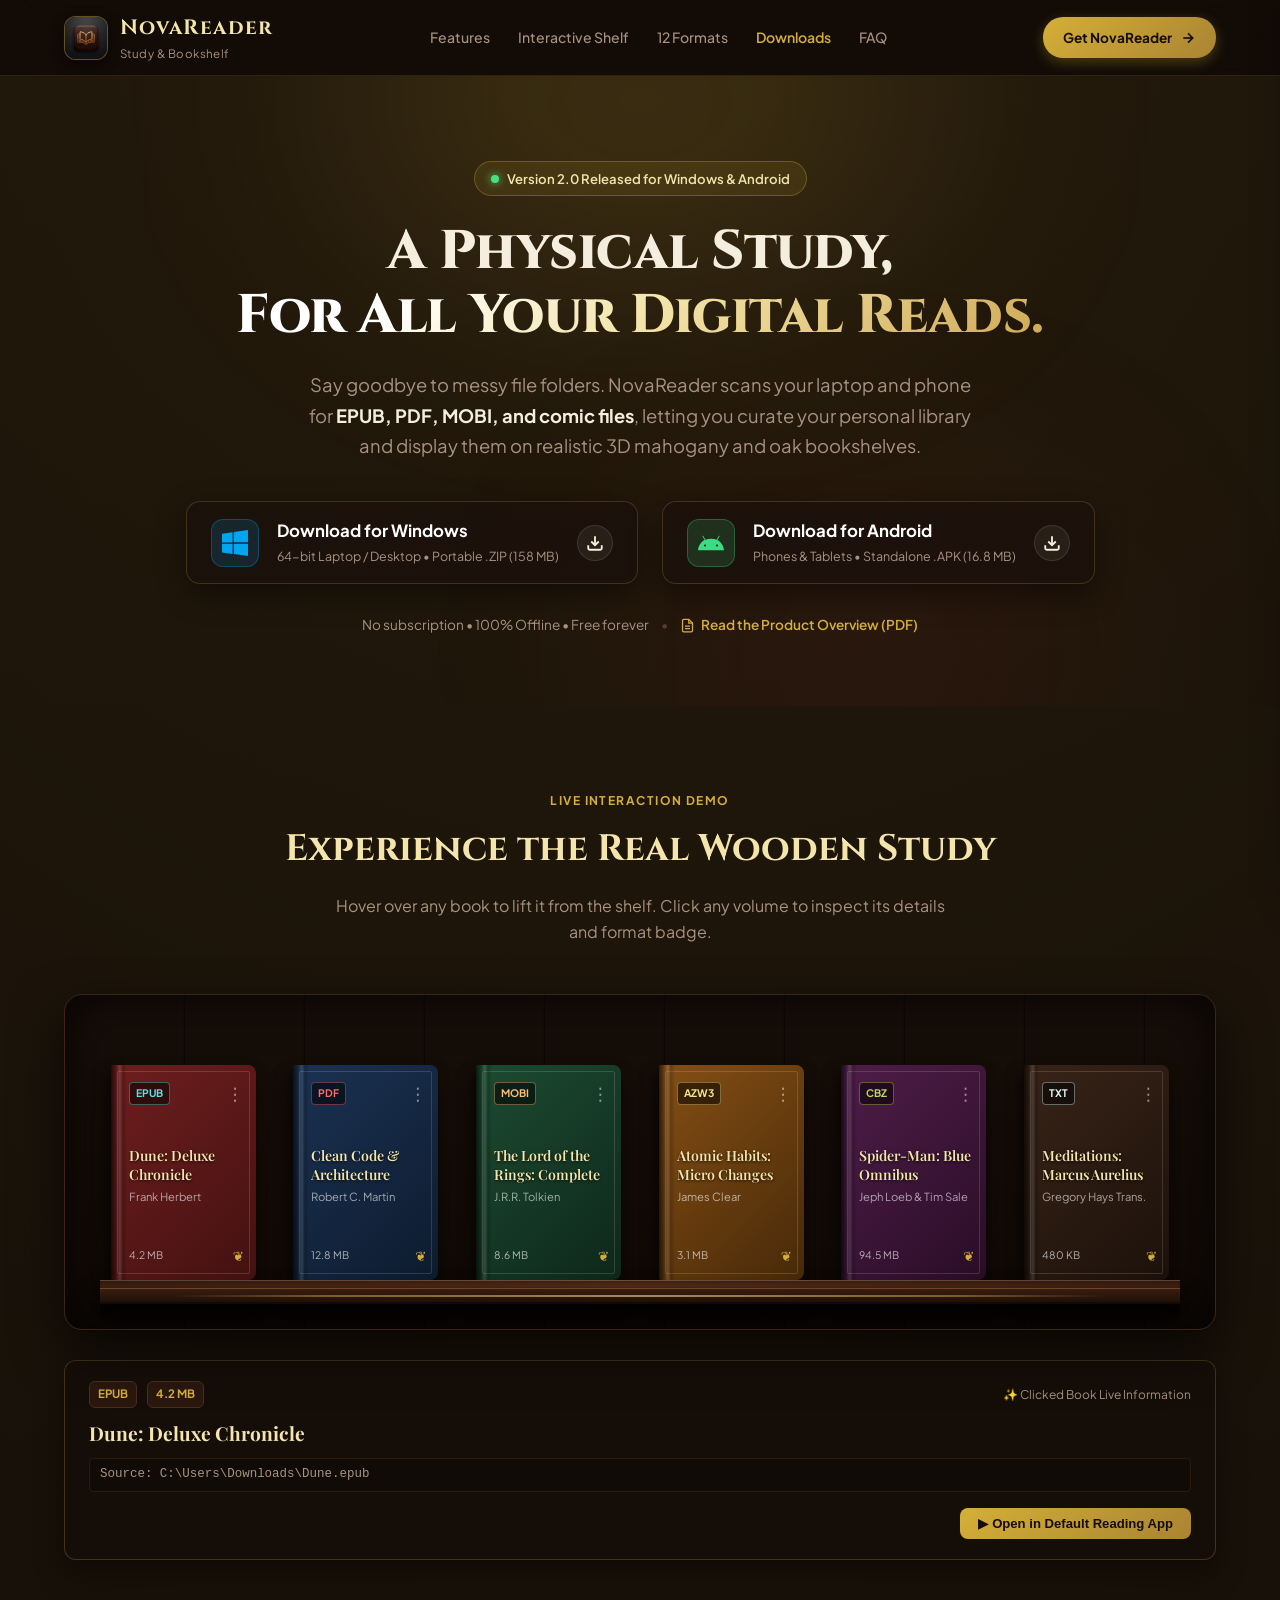
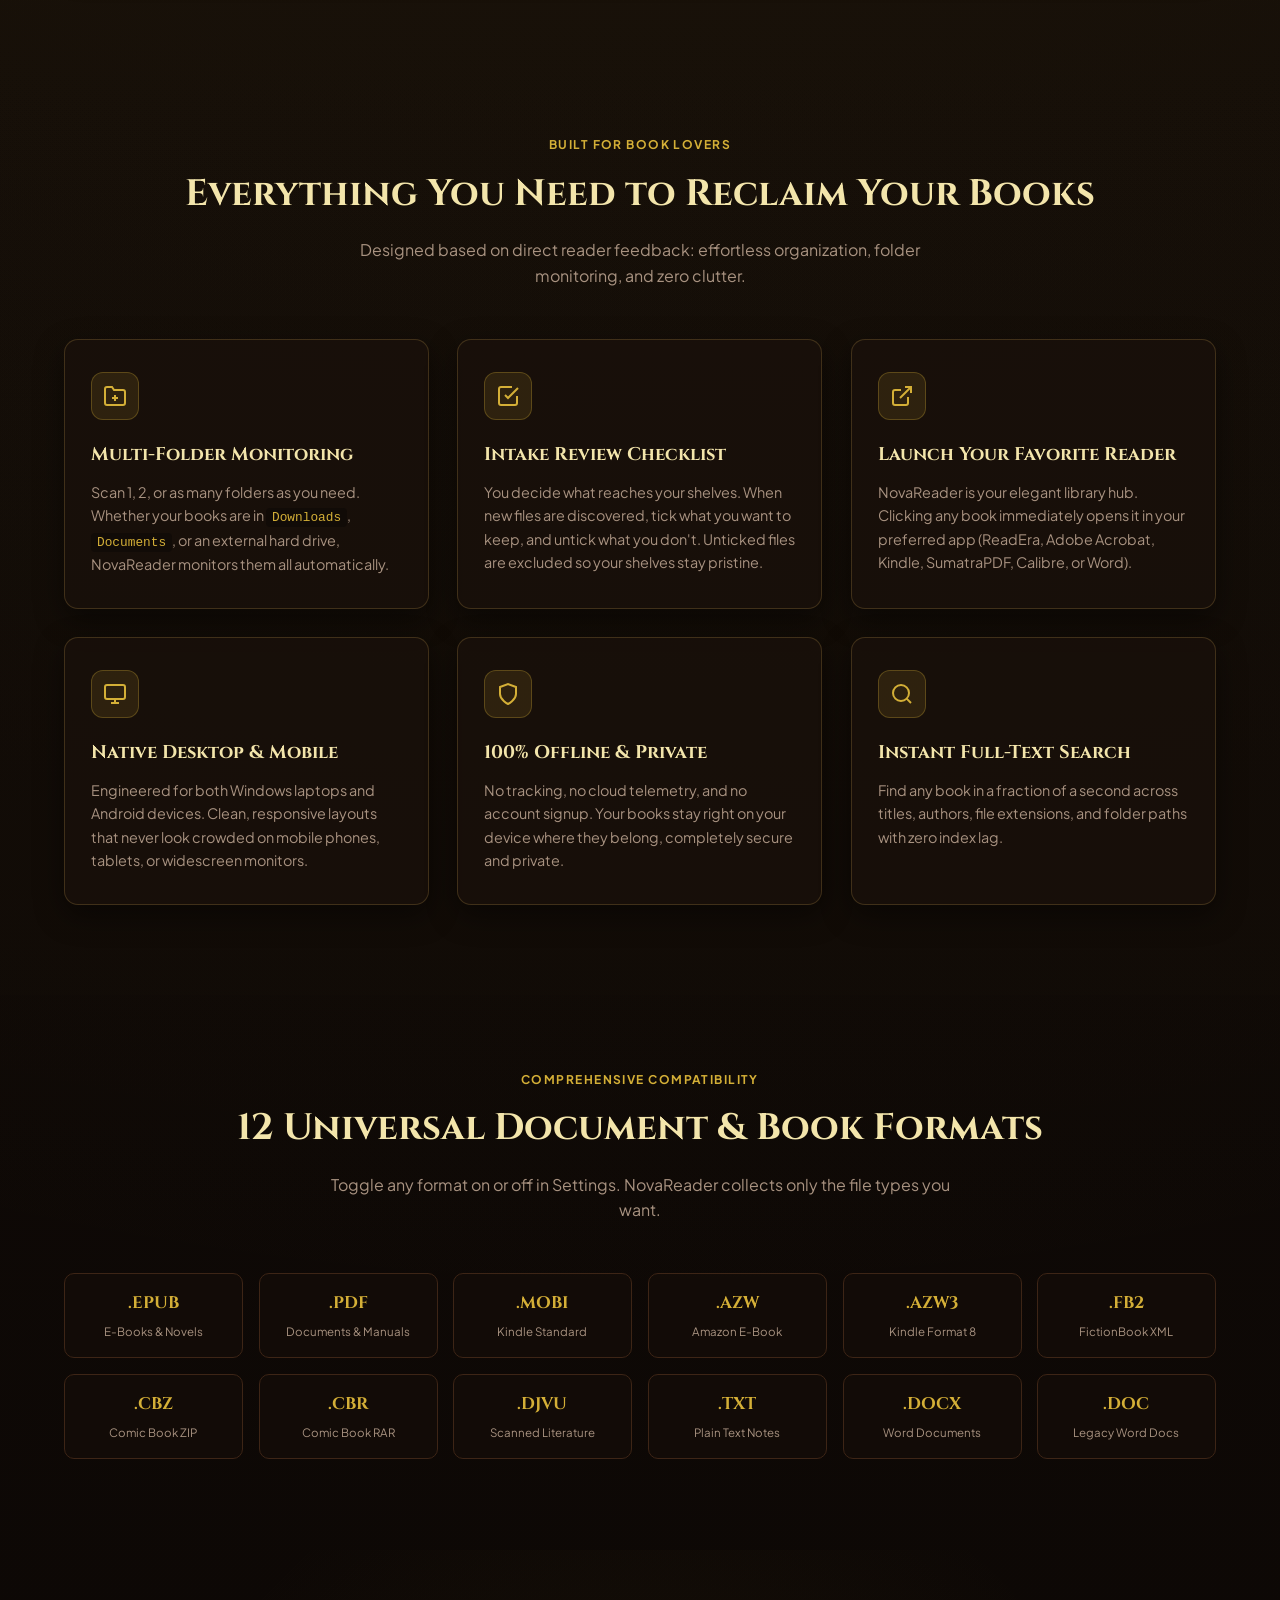
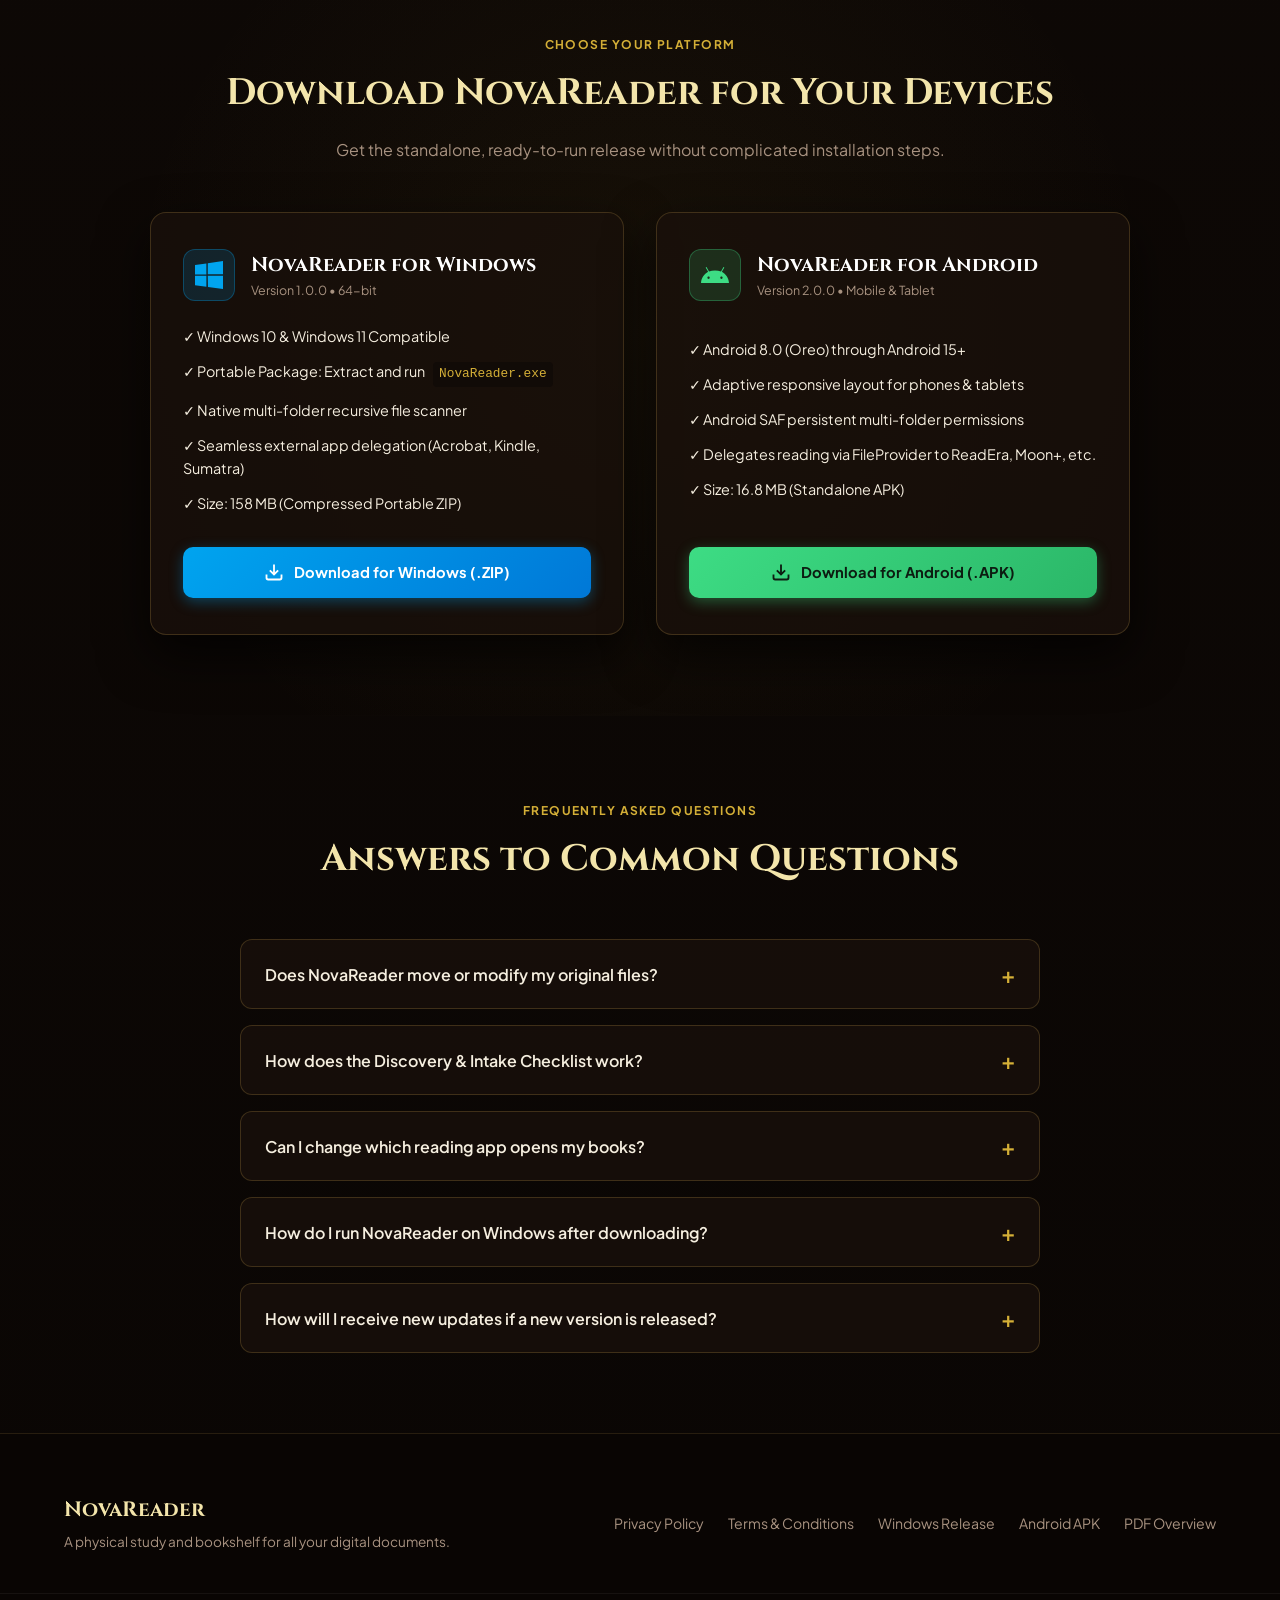
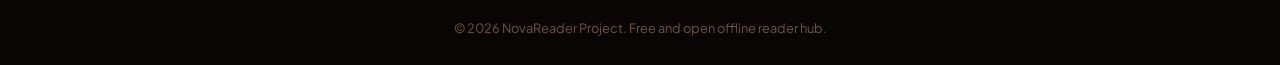
<file: index.html>
<!DOCTYPE html>
<html lang="en">
<head>
  <meta charset="UTF-8">
  <meta name="viewport" content="width=device-width, initial-scale=1.0">
  <title>NovaReader — Physical Library Experience on Windows & Android</title>
  <meta name="description" content="NovaReader transforms your scattered EPUB, PDF, MOBI, and comic files into a realistic 3D wooden bookshelf. Download free for Windows and Android.">

  <!-- Favicon & App Icons -->
  <link rel="icon" type="image/x-icon" href="favicon.ico">
  <link rel="icon" type="image/png" sizes="32x32" href="icon.png">
  <link rel="apple-touch-icon" href="icon.png">

  <!-- Social Media & Open Graph (Rich Previews on WhatsApp, X/Twitter, Discord, etc.) -->
  <meta property="og:type" content="website">
  <meta property="og:title" content="NovaReader — A Physical Study for Your Digital Reads">
  <meta property="og:description" content="Turn your scattered EPUB, PDF, and MOBI files into a tactile 3D wooden bookshelf. Free for Windows & Android.">
  <meta property="og:image" content="logo.png">
  <meta name="twitter:card" content="summary_large_image">
  <meta name="twitter:title" content="NovaReader — Realistic Bookshelf on Windows & Android">
  <meta name="twitter:description" content="12 universal book formats, multi-folder monitoring, and realistic 3D physical book spines.">
  <meta name="twitter:image" content="logo.png">

  <!-- Google Fonts -->
  <link rel="preconnect" href="https://fonts.googleapis.com">
  <link rel="preconnect" href="https://fonts.gstatic.com" crossorigin>
  <link href="https://fonts.googleapis.com/css2?family=Cinzel:wght@600;700;800;900&family=Playfair+Display:ital,wght@0,600;0,700;1,600&family=Plus+Jakarta+Sans:wght@400;500;600;700;800&display=swap" rel="stylesheet">
  
  <link rel="stylesheet" href="styles.css">
</head>
<body>
  <!-- Navigation Header -->
  <header class="navbar">
    <div class="nav-container">
      <a href="#" class="brand-logo">
        <div class="logo-box">
          <img src="logo.png" alt="NovaReader" class="logo-img" />
        </div>
        <div class="brand-text">
          <span class="brand-name">NovaReader</span>
          <span class="brand-tag">Study & Bookshelf</span>
        </div>
      </a>

      <nav class="nav-links">
        <a href="#features">Features</a>
        <a href="#bookshelf-demo">Interactive Shelf</a>
        <a href="#formats">12 Formats</a>
        <a href="#downloads" class="nav-highlight">Downloads</a>
        <a href="#faq">FAQ</a>
      </nav>

      <div class="nav-actions">
        <a href="#downloads" class="btn-nav-download">
          <span>Get NovaReader</span>
          <svg class="icon-arrow" viewBox="0 0 24 24" fill="none" stroke="currentColor" stroke-width="2.5">
            <line x1="5" y1="12" x2="19" y2="12"></line>
            <polyline points="12 5 19 12 12 19"></polyline>
          </svg>
        </a>
        <button class="mobile-menu-btn" id="mobileMenuBtn" aria-label="Toggle navigation menu">
          <span class="bar"></span>
          <span class="bar"></span>
          <span class="bar"></span>
        </button>
      </div>
    </div>
  </header>

  <!-- Mobile Navigation Drawer & Backdrop -->
  <div class="mobile-nav-overlay" id="mobileNavOverlay"></div>
  <aside class="mobile-nav-drawer" id="mobileNavDrawer" aria-hidden="true">
    <div class="mobile-nav-header">
      <div class="brand-text">
        <span class="brand-name">NovaReader</span>
        <span class="brand-tag">Study & Bookshelf</span>
      </div>
      <button class="mobile-close-btn" id="mobileCloseBtn" aria-label="Close navigation menu">&times;</button>
    </div>
    <nav class="mobile-drawer-links">
      <a href="#features" class="mobile-nav-link">Features</a>
      <a href="#bookshelf-demo" class="mobile-nav-link">Interactive Shelf</a>
      <a href="#formats" class="mobile-nav-link">12 Formats</a>
      <a href="#downloads" class="mobile-nav-link nav-highlight">Downloads</a>
      <a href="#faq" class="mobile-nav-link">FAQ & Updates</a>
      <a href="privacy.html" class="mobile-nav-link">Privacy Policy</a>
      <a href="terms.html" class="mobile-nav-link">Terms & Conditions</a>
    </nav>
    <div class="mobile-drawer-footer">
      <a href="#downloads" class="btn-mobile-download" id="mobileDrawerDownload">
        <span>Get NovaReader Free</span>
        <svg class="icon-arrow" viewBox="0 0 24 24" fill="none" stroke="currentColor" stroke-width="2.5" width="16" height="16">
          <line x1="5" y1="12" x2="19" y2="12"></line>
          <polyline points="12 5 19 12 12 19"></polyline>
        </svg>
      </a>
    </div>
  </aside>

  <!-- Hero Section -->
  <section class="hero-section">
    <div class="ambient-glow glow-top"></div>
    <div class="ambient-glow glow-gold"></div>

    <div class="container hero-container">
      <div class="hero-badge">
        <span class="badge-dot"></span>
        <span>Version 2.0 Released for Windows & Android</span>
      </div>

      <h1 class="hero-title">
        A Physical Study,<br>
        <span class="title-gradient">For All Your Digital Reads.</span>
      </h1>

      <p class="hero-subtitle">
        Say goodbye to messy file folders. NovaReader scans your laptop and phone for 
        <strong>EPUB, PDF, MOBI, and comic files</strong>, letting you curate your personal library 
        and display them on realistic 3D mahogany and oak bookshelves.
      </p>

      <!-- Dual Download Hero CTAs -->
      <div class="hero-cta-group" id="downloads">
        <!-- Windows Download Card Button -->
        <a href="https://github.com/digitaldynamo1209/Novareader-Website/releases/download/v1.0.0/NovaReader-Windows-x64.zip" download class="cta-card cta-windows" id="btn-hero-windows">
          <div class="cta-icon-box">
            <svg viewBox="0 0 24 24" fill="currentColor">
              <path d="M0 3.449L9.75 2.1v9.451H0m10.949-9.602L24 0v11.4H10.949M0 12.6h9.75v9.451L0 20.699M10.949 12.6H24V24l-12.901-1.799"/>
            </svg>
          </div>
          <div class="cta-content">
            <span class="cta-platform">Download for Windows</span>
            <span class="cta-detail">64-bit Laptop / Desktop • Portable .ZIP (158 MB)</span>
          </div>
          <div class="cta-arrow-circle">
            <svg viewBox="0 0 24 24" fill="none" stroke="currentColor" stroke-width="2.5">
              <path d="M21 15v4a2 2 0 0 1-2 2H5a2 2 0 0 1-2-2v-4"></path>
              <polyline points="7 10 12 15 17 10"></polyline>
              <line x1="12" y1="15" x2="12" y2="3"></line>
            </svg>
          </div>
        </a>

        <!-- Android Download Card Button -->
        <a href="NovaReader.apk" download class="cta-card cta-android" id="btn-hero-android">
          <div class="cta-icon-box">
            <svg viewBox="0 0 24 24" fill="currentColor">
              <path d="M17.523 15.3414c-.5511 0-.9993-.4486-.9993-.9997s.4482-.9993.9993-.9993c.551 0 .9993.4482.9993.9993.0001.5511-.4483.9997-.9993.9997m-11.046 0c-.5511 0-.9993-.4486-.9993-.9997s.4482-.9993.9993-.9993c.5511 0 .9993.4482.9993.9993 0 .5511-.4482.9997-.9993.9997m11.4045-6.02l1.9973-3.4592a.416.416 0 00-.1521-.5676.416.416 0 00-.5676.1521l-2.0223 3.503C15.5902 8.4111 13.8533 8.0805 12 8.0805c-1.8533 0-3.5902.3306-5.1367.8692L4.841 5.4467a.4161.4161 0 00-.5677-.1521.4157.4157 0 00-.1521.5676l1.9973 3.4592C2.6889 11.1867.3432 14.6589 0 18.761h24c-.3432-4.1021-2.6889-7.5743-6.1185-9.4396"/>
            </svg>
          </div>
          <div class="cta-content">
            <span class="cta-platform">Download for Android</span>
            <span class="cta-detail">Phones & Tablets • Standalone .APK (16.8 MB)</span>
          </div>
          <div class="cta-arrow-circle">
            <svg viewBox="0 0 24 24" fill="none" stroke="currentColor" stroke-width="2.5">
              <path d="M21 15v4a2 2 0 0 1-2 2H5a2 2 0 0 1-2-2v-4"></path>
              <polyline points="7 10 12 15 17 10"></polyline>
              <line x1="12" y1="15" x2="12" y2="3"></line>
            </svg>
          </div>
        </a>
      </div>

      <div class="hero-auxiliary">
        <span>No subscription • 100% Offline • Free forever</span>
        <span class="aux-dot">•</span>
        <a href="NovaReader_Overview.pdf" target="_blank" class="link-pdf-spec">
          <svg viewBox="0 0 24 24" fill="none" stroke="currentColor" stroke-width="2">
            <path d="M14 2H6a2 2 0 0 0-2 2v16a2 2 0 0 0 2 2h12a2 2 0 0 0 2-2V8z"></path>
            <polyline points="14 2 14 8 20 8"></polyline>
            <line x1="16" y1="13" x2="8" y2="13"></line>
            <line x1="16" y1="17" x2="8" y2="17"></line>
          </svg>
          Read the Product Overview (PDF)
        </a>
      </div>
    </div>
  </section>

  <!-- Interactive 3D Bookshelf Preview Section -->
  <section class="bookshelf-section" id="bookshelf-demo">
    <div class="container">
      <div class="section-heading text-center">
        <span class="section-tag">LIVE INTERACTION DEMO</span>
        <h2 class="section-title">Experience the Real Wooden Study</h2>
        <p class="section-desc">Hover over any book to lift it from the shelf. Click any volume to inspect its details and format badge.</p>
      </div>

      <!-- The 3D Wooden Shelf Frame -->
      <div class="wooden-wall-case">
        <div class="shelf-mobile-hint">
          <svg viewBox="0 0 24 24" fill="none" stroke="currentColor" stroke-width="2" width="16" height="16">
            <polyline points="15 18 9 12 15 6"></polyline>
          </svg>
          <span>Swipe sideways to browse shelves</span>
          <svg viewBox="0 0 24 24" fill="none" stroke="currentColor" stroke-width="2" width="16" height="16">
            <polyline points="9 18 15 12 9 6"></polyline>
          </svg>
        </div>
        <div class="shelf-books-row" id="demo-shelf-books">
          <!-- Book 1: Crimson -->
          <div class="demo-book book-crimson" data-title="Dune: Deluxe Chronicle" data-format="EPUB" data-size="4.2 MB" data-folder="C:\Users\Downloads">
            <div class="book-spine-crease"></div>
            <div class="book-emboss-border"></div>
            <div class="book-top">
              <span class="book-fmt fmt-epub">EPUB</span>
              <span class="book-dots">⋮</span>
            </div>
            <div class="book-title-area">
              <h3>Dune: Deluxe Chronicle</h3>
              <p class="book-author">Frank Herbert</p>
            </div>
            <div class="book-bot">
              <span class="book-pages">4.2 MB</span>
              <span class="book-tag-icon">❦</span>
            </div>
          </div>

          <!-- Book 2: Oxford Navy -->
          <div class="demo-book book-navy" data-title="Clean Code & Architecture" data-format="PDF" data-size="12.8 MB" data-folder="C:\Users\Documents\Books">
            <div class="book-spine-crease"></div>
            <div class="book-emboss-border"></div>
            <div class="book-top">
              <span class="book-fmt fmt-pdf">PDF</span>
              <span class="book-dots">⋮</span>
            </div>
            <div class="book-title-area">
              <h3>Clean Code & Architecture</h3>
              <p class="book-author">Robert C. Martin</p>
            </div>
            <div class="book-bot">
              <span class="book-pages">12.8 MB</span>
              <span class="book-tag-icon">❦</span>
            </div>
          </div>

          <!-- Book 3: Emerald Cloth -->
          <div class="demo-book book-emerald" data-title="The Lord of the Rings: Complete" data-format="MOBI" data-size="8.6 MB" data-folder="C:\Users\Downloads">
            <div class="book-spine-crease"></div>
            <div class="book-emboss-border"></div>
            <div class="book-top">
              <span class="book-fmt fmt-mobi">MOBI</span>
              <span class="book-dots">⋮</span>
            </div>
            <div class="book-title-area">
              <h3>The Lord of the Rings: Complete</h3>
              <p class="book-author">J.R.R. Tolkien</p>
            </div>
            <div class="book-bot">
              <span class="book-pages">8.6 MB</span>
              <span class="book-tag-icon">❦</span>
            </div>
          </div>

          <!-- Book 4: Royal Amber -->
          <div class="demo-book book-amber" data-title="Atomic Habits: Micro Changes" data-format="AZW3" data-size="3.1 MB" data-folder="C:\Users\Desktop\Reading">
            <div class="book-spine-crease"></div>
            <div class="book-emboss-border"></div>
            <div class="book-top">
              <span class="book-fmt fmt-azw">AZW3</span>
              <span class="book-dots">⋮</span>
            </div>
            <div class="book-title-area">
              <h3>Atomic Habits: Micro Changes</h3>
              <p class="book-author">James Clear</p>
            </div>
            <div class="book-bot">
              <span class="book-pages">3.1 MB</span>
              <span class="book-tag-icon">❦</span>
            </div>
          </div>

          <!-- Book 5: Deep Plum -->
          <div class="demo-book book-plum" data-title="Spider-Man: Blue Omnibus" data-format="CBZ" data-size="94.5 MB" data-folder="D:\Comics">
            <div class="book-spine-crease"></div>
            <div class="book-emboss-border"></div>
            <div class="book-top">
              <span class="book-fmt fmt-cbz">CBZ</span>
              <span class="book-dots">⋮</span>
            </div>
            <div class="book-title-area">
              <h3>Spider-Man: Blue Omnibus</h3>
              <p class="book-author">Jeph Loeb & Tim Sale</p>
            </div>
            <div class="book-bot">
              <span class="book-pages">94.5 MB</span>
              <span class="book-tag-icon">❦</span>
            </div>
          </div>

          <!-- Book 6: Espresso Leather -->
          <div class="demo-book book-espresso" data-title="Meditations: Marcus Aurelius" data-format="TXT" data-size="480 KB" data-folder="C:\Users\Documents">
            <div class="book-spine-crease"></div>
            <div class="book-emboss-border"></div>
            <div class="book-top">
              <span class="book-fmt fmt-txt">TXT</span>
              <span class="book-dots">⋮</span>
            </div>
            <div class="book-title-area">
              <h3>Meditations: Marcus Aurelius</h3>
              <p class="book-author">Gregory Hays Trans.</p>
            </div>
            <div class="book-bot">
              <span class="book-pages">480 KB</span>
              <span class="book-tag-icon">❦</span>
            </div>
          </div>
        </div>

        <!-- 3D Mahogany Timber Plank -->
        <div class="demo-shelf-plank">
          <div class="plank-top"></div>
          <div class="plank-front">
            <div class="brass-groove"></div>
          </div>
          <div class="plank-cast-shadow"></div>
        </div>
      </div>

      <!-- Interactive Inspector Box -->
      <div class="inspector-card" id="demo-inspector">
        <div class="inspector-badge-row">
          <span class="inspector-format" id="insp-fmt">EPUB</span>
          <span class="inspector-size" id="insp-size">4.2 MB</span>
          <span class="inspector-hint">✨ Clicked Book Live Information</span>
        </div>
        <h4 class="inspector-title" id="insp-title">Dune: Deluxe Chronicle</h4>
        <p class="inspector-path" id="insp-path">Source: C:\Users\Downloads\Dune.epub</p>
        <div class="inspector-actions">
          <button class="btn-inspector-action" onclick="alert('In NovaReader, this immediately launches your default reader app (e.g. Acrobat, Kindle, ReadEra, SumatraPDF)!')">
            ▶ Open in Default Reading App
          </button>
        </div>
      </div>
    </div>
  </section>

  <!-- Core Features Section -->
  <section class="features-section" id="features">
    <div class="container">
      <div class="section-heading text-center">
        <span class="section-tag">BUILT FOR BOOK LOVERS</span>
        <h2 class="section-title">Everything You Need to Reclaim Your Books</h2>
        <p class="section-desc">Designed based on direct reader feedback: effortless organization, folder monitoring, and zero clutter.</p>
      </div>

      <div class="features-grid">
        <!-- Feature 1 -->
        <div class="feature-card">
          <div class="feature-icon">
            <svg viewBox="0 0 24 24" fill="none" stroke="currentColor" stroke-width="2">
              <path d="M22 19a2 2 0 0 1-2 2H4a2 2 0 0 1-2-2V5a2 2 0 0 1 2-2h5l2 3h9a2 2 0 0 1 2 2z"></path>
              <line x1="12" y1="11" x2="12" y2="17"></line>
              <line x1="9" y1="14" x2="15" y2="14"></line>
            </svg>
          </div>
          <h3>Multi-Folder Monitoring</h3>
          <p>Scan 1, 2, or as many folders as you need. Whether your books are in <code>Downloads</code>, <code>Documents</code>, or an external hard drive, NovaReader monitors them all automatically.</p>
        </div>

        <!-- Feature 2 -->
        <div class="feature-card">
          <div class="feature-icon">
            <svg viewBox="0 0 24 24" fill="none" stroke="currentColor" stroke-width="2">
              <polyline points="9 11 12 14 22 4"></polyline>
              <path d="M21 12v7a2 2 0 0 1-2 2H5a2 2 0 0 1-2-2V5a2 2 0 0 1 2-2h11"></path>
            </svg>
          </div>
          <h3>Intake Review Checklist</h3>
          <p>You decide what reaches your shelves. When new files are discovered, tick what you want to keep, and untick what you don't. Unticked files are excluded so your shelves stay pristine.</p>
        </div>

        <!-- Feature 3 -->
        <div class="feature-card">
          <div class="feature-icon">
            <svg viewBox="0 0 24 24" fill="none" stroke="currentColor" stroke-width="2">
              <path d="M18 13v6a2 2 0 0 1-2 2H5a2 2 0 0 1-2-2V8a2 2 0 0 1 2-2h6"></path>
              <polyline points="15 3 21 3 21 9"></polyline>
              <line x1="10" y1="14" x2="21" y2="3"></line>
            </svg>
          </div>
          <h3>Launch Your Favorite Reader</h3>
          <p>NovaReader is your elegant library hub. Clicking any book immediately opens it in your preferred app (ReadEra, Adobe Acrobat, Kindle, SumatraPDF, Calibre, or Word).</p>
        </div>

        <!-- Feature 4 -->
        <div class="feature-card">
          <div class="feature-icon">
            <svg viewBox="0 0 24 24" fill="none" stroke="currentColor" stroke-width="2">
              <rect x="2" y="3" width="20" height="14" rx="2" ry="2"></rect>
              <line x1="8" y1="21" x2="16" y2="21"></line>
              <line x1="12" y1="17" x2="12" y2="21"></line>
            </svg>
          </div>
          <h3>Native Desktop & Mobile</h3>
          <p>Engineered for both Windows laptops and Android devices. Clean, responsive layouts that never look crowded on mobile phones, tablets, or widescreen monitors.</p>
        </div>

        <!-- Feature 5 -->
        <div class="feature-card">
          <div class="feature-icon">
            <svg viewBox="0 0 24 24" fill="none" stroke="currentColor" stroke-width="2">
              <path d="M12 22s8-4 8-10V5l-8-3-8 3v7c0 6 8 10 8 10z"></path>
            </svg>
          </div>
          <h3>100% Offline & Private</h3>
          <p>No tracking, no cloud telemetry, and no account signup. Your books stay right on your device where they belong, completely secure and private.</p>
        </div>

        <!-- Feature 6 -->
        <div class="feature-card">
          <div class="feature-icon">
            <svg viewBox="0 0 24 24" fill="none" stroke="currentColor" stroke-width="2">
              <circle cx="11" cy="11" r="8"></circle>
              <line x1="21" y1="21" x2="16.65" y2="16.65"></line>
            </svg>
          </div>
          <h3>Instant Full-Text Search</h3>
          <p>Find any book in a fraction of a second across titles, authors, file extensions, and folder paths with zero index lag.</p>
        </div>
      </div>
    </div>
  </section>

  <!-- 12 Formats Section -->
  <section class="formats-section" id="formats">
    <div class="container">
      <div class="section-heading text-center">
        <span class="section-tag">COMPREHENSIVE COMPATIBILITY</span>
        <h2 class="section-title">12 Universal Document & Book Formats</h2>
        <p class="section-desc">Toggle any format on or off in Settings. NovaReader collects only the file types you want.</p>
      </div>

      <div class="formats-showcase-grid">
        <div class="fmt-card"><span class="fmt-ext">.EPUB</span><span class="fmt-label">E-Books & Novels</span></div>
        <div class="fmt-card"><span class="fmt-ext">.PDF</span><span class="fmt-label">Documents & Manuals</span></div>
        <div class="fmt-card"><span class="fmt-ext">.MOBI</span><span class="fmt-label">Kindle Standard</span></div>
        <div class="fmt-card"><span class="fmt-ext">.AZW</span><span class="fmt-label">Amazon E-Book</span></div>
        <div class="fmt-card"><span class="fmt-ext">.AZW3</span><span class="fmt-label">Kindle Format 8</span></div>
        <div class="fmt-card"><span class="fmt-ext">.FB2</span><span class="fmt-label">FictionBook XML</span></div>
        <div class="fmt-card"><span class="fmt-ext">.CBZ</span><span class="fmt-label">Comic Book ZIP</span></div>
        <div class="fmt-card"><span class="fmt-ext">.CBR</span><span class="fmt-label">Comic Book RAR</span></div>
        <div class="fmt-card"><span class="fmt-ext">.DJVU</span><span class="fmt-label">Scanned Literature</span></div>
        <div class="fmt-card"><span class="fmt-ext">.TXT</span><span class="fmt-label">Plain Text Notes</span></div>
        <div class="fmt-card"><span class="fmt-ext">.DOCX</span><span class="fmt-label">Word Documents</span></div>
        <div class="fmt-card"><span class="fmt-ext">.DOC</span><span class="fmt-label">Legacy Word Docs</span></div>
      </div>
    </div>
  </section>

  <!-- Downloads Comparison Cards -->
  <section class="download-specs-section">
    <div class="container">
      <div class="section-heading text-center">
        <span class="section-tag">CHOOSE YOUR PLATFORM</span>
        <h2 class="section-title">Download NovaReader for Your Devices</h2>
        <p class="section-desc">Get the standalone, ready-to-run release without complicated installation steps.</p>
      </div>

      <div class="specs-grid">
        <!-- Windows Box -->
        <div class="spec-box">
          <div class="spec-header">
            <div class="spec-icon win-icon">
              <svg viewBox="0 0 24 24" fill="currentColor">
                <path d="M0 3.449L9.75 2.1v9.451H0m10.949-9.602L24 0v11.4H10.949M0 12.6h9.75v9.451L0 20.699M10.949 12.6H24V24l-12.901-1.799"/>
              </svg>
            </div>
            <div>
              <h3>NovaReader for Windows</h3>
              <p class="spec-ver">Version 1.0.0 • 64-bit</p>
            </div>
          </div>
          
          <ul class="spec-list">
            <li>✓ Windows 10 & Windows 11 Compatible</li>
            <li>✓ Portable Package: Extract and run <code>NovaReader.exe</code></li>
            <li>✓ Native multi-folder recursive file scanner</li>
            <li>✓ Seamless external app delegation (Acrobat, Kindle, Sumatra)</li>
            <li>✓ Size: 158 MB (Compressed Portable ZIP)</li>
          </ul>

          <div class="spec-action">
            <a href="https://github.com/digitaldynamo1209/Novareader-Website/releases/download/v1.0.0/NovaReader-Windows-x64.zip" download class="btn-spec-download btn-win">
              <svg viewBox="0 0 24 24" fill="none" stroke="currentColor" stroke-width="2.2">
                <path d="M21 15v4a2 2 0 0 1-2 2H5a2 2 0 0 1-2-2v-4"></path>
                <polyline points="7 10 12 15 17 10"></polyline>
                <line x1="12" y1="15" x2="12" y2="3"></line>
              </svg>
              <span>Download for Windows (.ZIP)</span>
            </a>
          </div>
        </div>

        <!-- Android Box -->
        <div class="spec-box">
          <div class="spec-header">
            <div class="spec-icon android-icon">
              <svg viewBox="0 0 24 24" fill="currentColor">
                <path d="M17.523 15.3414c-.5511 0-.9993-.4486-.9993-.9997s.4482-.9993.9993-.9993c.551 0 .9993.4482.9993.9993.0001.5511-.4483.9997-.9993.9997m-11.046 0c-.5511 0-.9993-.4486-.9993-.9997s.4482-.9993.9993-.9993c.5511 0 .9993.4482.9993.9993 0 .5511-.4482.9997-.9993.9997m11.4045-6.02l1.9973-3.4592a.416.416 0 00-.1521-.5676.416.416 0 00-.5676.1521l-2.0223 3.503C15.5902 8.4111 13.8533 8.0805 12 8.0805c-1.8533 0-3.5902.3306-5.1367.8692L4.841 5.4467a.4161.4161 0 00-.5677-.1521.4157.4157 0 00-.1521.5676l1.9973 3.4592C2.6889 11.1867.3432 14.6589 0 18.761h24c-.3432-4.1021-2.6889-7.5743-6.1185-9.4396"/>
              </svg>
            </div>
            <div>
              <h3>NovaReader for Android</h3>
              <p class="spec-ver">Version 2.0.0 • Mobile & Tablet</p>
            </div>
          </div>
          
          <ul class="spec-list">
            <li>✓ Android 8.0 (Oreo) through Android 15+</li>
            <li>✓ Adaptive responsive layout for phones & tablets</li>
            <li>✓ Android SAF persistent multi-folder permissions</li>
            <li>✓ Delegates reading via FileProvider to ReadEra, Moon+, etc.</li>
            <li>✓ Size: 16.8 MB (Standalone APK)</li>
          </ul>

          <div class="spec-action">
            <a href="NovaReader.apk" download class="btn-spec-download btn-android">
              <svg viewBox="0 0 24 24" fill="none" stroke="currentColor" stroke-width="2.2">
                <path d="M21 15v4a2 2 0 0 1-2 2H5a2 2 0 0 1-2-2v-4"></path>
                <polyline points="7 10 12 15 17 10"></polyline>
                <line x1="12" y1="15" x2="12" y2="3"></line>
              </svg>
              <span>Download for Android (.APK)</span>
            </a>
          </div>
        </div>
      </div>
    </div>
  </section>

  <!-- FAQ Section -->
  <section class="faq-section" id="faq">
    <div class="container">
      <div class="section-heading text-center">
        <span class="section-tag">FREQUENTLY ASKED QUESTIONS</span>
        <h2 class="section-title">Answers to Common Questions</h2>
      </div>

      <div class="faq-accordion">
        <div class="faq-item">
          <button class="faq-question">
            <span>Does NovaReader move or modify my original files?</span>
            <span class="faq-toggle">+</span>
          </button>
          <div class="faq-answer">
            <p>No. NovaReader never modifies, renames, or moves your files on disk. It indexes and presents them on your bookshelf, launching them in their original location when you want to read them.</p>
          </div>
        </div>

        <div class="faq-item">
          <button class="faq-question">
            <span>How does the Discovery & Intake Checklist work?</span>
            <span class="faq-toggle">+</span>
          </button>
          <div class="faq-answer">
            <p>Whenever you scan your folders, newly discovered documents are listed with checkboxes. You can tick the books you want to place on your shelves and untick the rest. Unticked books are remembered and excluded, keeping your library clean.</p>
          </div>
        </div>

        <div class="faq-item">
          <button class="faq-question">
            <span>Can I change which reading app opens my books?</span>
            <span class="faq-toggle">+</span>
          </button>
          <div class="faq-answer">
            <p>Yes. NovaReader delegates to your system default application. On Windows, you can right-click any file format in Explorer to set your default reader (e.g. SumatraPDF, Adobe Acrobat, or Kindle). On Android, your device will prompt you to choose your preferred reading app (e.g. ReadEra, Moon+ Reader).</p>
          </div>
        </div>

        <div class="faq-item">
          <button class="faq-question">
            <span>How do I run NovaReader on Windows after downloading?</span>
            <span class="faq-toggle">+</span>
          </button>
          <div class="faq-answer">
            <p>Simply download <code>NovaReader-Windows-x64.zip</code>, right-click and choose <strong>Extract All</strong>, then double-click <code>NovaReader.exe</code>. No installation wizards or administrator rights are required!</p>
          </div>
        </div>

        <div class="faq-item">
          <button class="faq-question">
            <span>How will I receive new updates if a new version is released?</span>
            <span class="faq-toggle">+</span>
          </button>
          <div class="faq-answer">
            <p>NovaReader checks for updates upon launch or via <strong>Settings ⚙️ &rarr; Check for Updates</strong>. On <strong>Android</strong>, tapping the update prompt downloads and installs the updated APK in seconds without wiping your shelves or preferences. On <strong>Windows</strong>, the app notifies you when a new build is ready, allowing you to update in one click or extract the updated release zip right over your current directory.</p>
          </div>
        </div>
      </div>
    </div>
  </section>

  <!-- Footer -->
  <footer class="footer">
    <div class="container footer-content">
      <div class="footer-brand">
        <span class="footer-logo">NovaReader</span>
        <p>A physical study and bookshelf for all your digital documents.</p>
      </div>
      <div class="footer-links">
        <a href="privacy.html">Privacy Policy</a>
        <a href="terms.html">Terms & Conditions</a>
        <a href="https://github.com/digitaldynamo1209/Novareader-Website/releases/download/v1.0.0/NovaReader-Windows-x64.zip" download>Windows Release</a>
        <a href="NovaReader.apk" download>Android APK</a>
        <a href="NovaReader_Overview.pdf" target="_blank">PDF Overview</a>
      </div>
    </div>
    <div class="footer-bottom">
      <p>&copy; 2026 NovaReader Project. Free and open offline reader hub.</p>
    </div>
  </footer>

  <script src="app.js"></script>
</body>
</html>
</file>
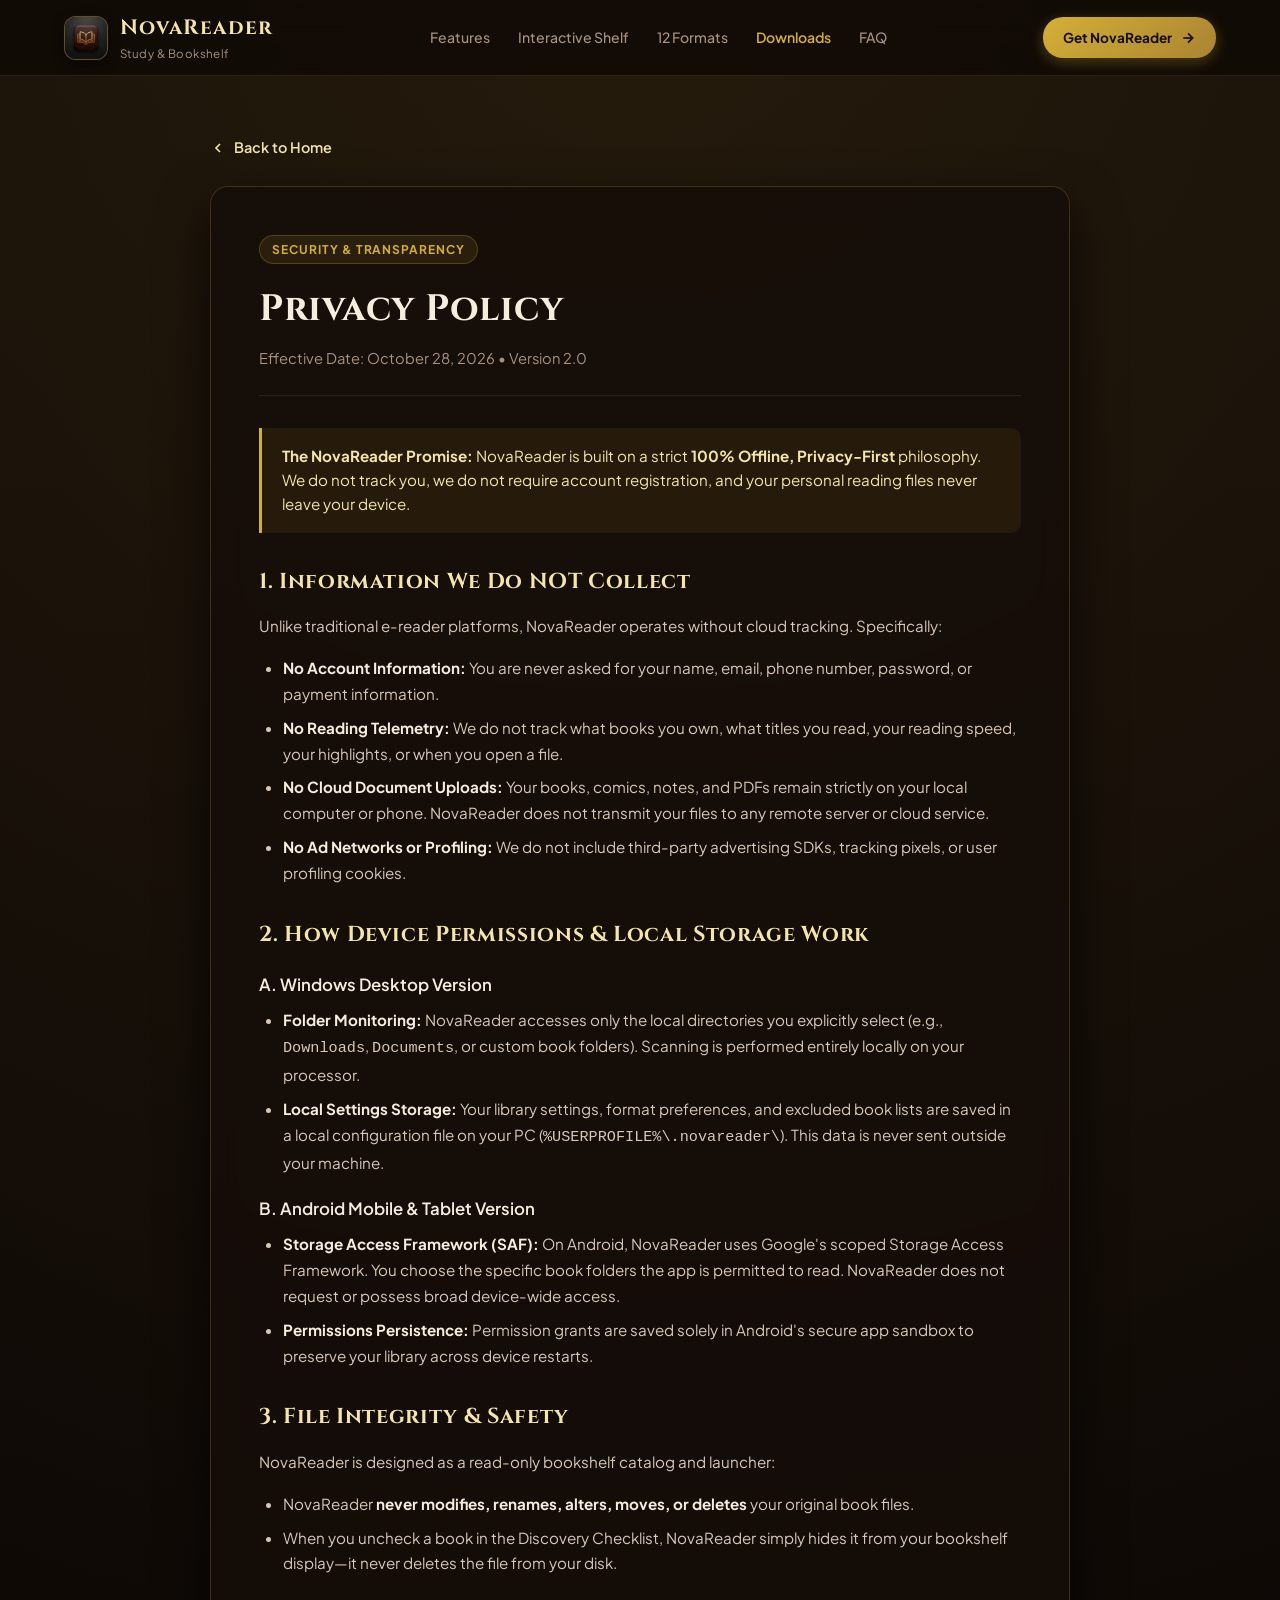
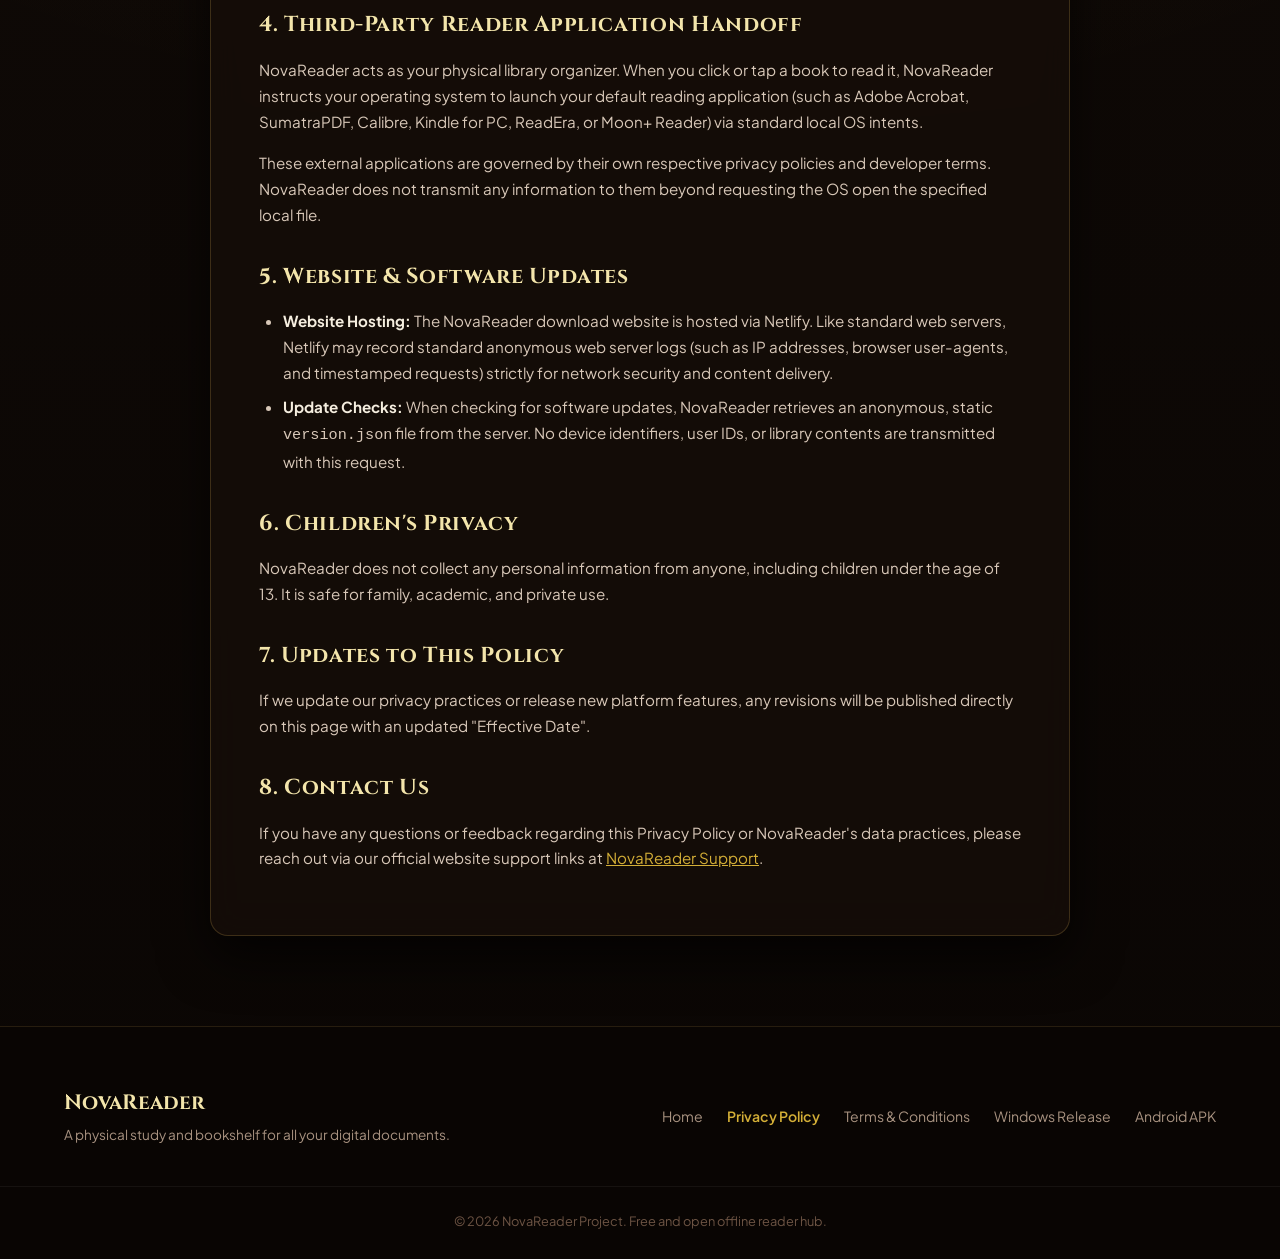
<file: privacy.html>
<!DOCTYPE html>
<html lang="en">
<head>
  <meta charset="UTF-8">
  <meta name="viewport" content="width=device-width, initial-scale=1.0">
  <title>Privacy Policy — NovaReader</title>
  <meta name="description" content="NovaReader's Privacy Policy. 100% offline, privacy-first bookshelf organizer. No accounts, no telemetry, no tracking.">

  <!-- Favicon & App Icons -->
  <link rel="icon" type="image/x-icon" href="favicon.ico">
  <link rel="icon" type="image/png" sizes="32x32" href="icon.png">
  <link rel="apple-touch-icon" href="icon.png">

  <!-- Google Fonts -->
  <link rel="preconnect" href="https://fonts.googleapis.com">
  <link rel="preconnect" href="https://fonts.gstatic.com" crossorigin>
  <link href="https://fonts.googleapis.com/css2?family=Cinzel:wght@600;700;800;900&family=Playfair+Display:ital,wght@0,600;0,700;1,600&family=Plus+Jakarta+Sans:wght@400;500;600;700;800&display=swap" rel="stylesheet">
  
  <link rel="stylesheet" href="styles.css">
</head>
<body>
  <!-- Navigation Header -->
  <header class="navbar">
    <div class="nav-container">
      <a href="index.html" class="brand-logo">
        <div class="logo-box">
          <img src="logo.png" alt="NovaReader" class="logo-img" />
        </div>
        <div class="brand-text">
          <span class="brand-name">NovaReader</span>
          <span class="brand-tag">Study & Bookshelf</span>
        </div>
      </a>

      <nav class="nav-links">
        <a href="index.html#features">Features</a>
        <a href="index.html#bookshelf-demo">Interactive Shelf</a>
        <a href="index.html#formats">12 Formats</a>
        <a href="index.html#downloads" class="nav-highlight">Downloads</a>
        <a href="index.html#faq">FAQ</a>
      </nav>

      <div class="nav-actions">
        <a href="index.html#downloads" class="btn-nav-download">
          <span>Get NovaReader</span>
          <svg class="icon-arrow" viewBox="0 0 24 24" fill="none" stroke="currentColor" stroke-width="2.5">
            <line x1="5" y1="12" x2="19" y2="12"></line>
            <polyline points="12 5 19 12 12 19"></polyline>
          </svg>
        </a>
      </div>
    </div>
  </header>

  <!-- Legal Main Content -->
  <main class="legal-section">
    <div class="container legal-container">
      <div class="legal-back-nav">
        <a href="index.html" class="legal-back-link">
          <svg viewBox="0 0 24 24" fill="none" stroke="currentColor" stroke-width="2.5" width="16" height="16">
            <polyline points="15 18 9 12 15 6"></polyline>
          </svg>
          <span>Back to Home</span>
        </a>
      </div>

      <article class="legal-card">
        <span class="legal-badge">Security & Transparency</span>
        <h1 class="legal-title">Privacy Policy</h1>
        <p class="legal-subtitle">Effective Date: October 28, 2026 &bull; Version 2.0</p>

        <div class="legal-highlight-box">
          <strong>The NovaReader Promise:</strong> NovaReader is built on a strict <strong>100% Offline, Privacy-First</strong> philosophy. We do not track you, we do not require account registration, and your personal reading files never leave your device.
        </div>

        <div class="legal-content">
          <h2>1. Information We Do NOT Collect</h2>
          <p>Unlike traditional e-reader platforms, NovaReader operates without cloud tracking. Specifically:</p>
          <ul>
            <li><strong>No Account Information:</strong> You are never asked for your name, email, phone number, password, or payment information.</li>
            <li><strong>No Reading Telemetry:</strong> We do not track what books you own, what titles you read, your reading speed, your highlights, or when you open a file.</li>
            <li><strong>No Cloud Document Uploads:</strong> Your books, comics, notes, and PDFs remain strictly on your local computer or phone. NovaReader does not transmit your files to any remote server or cloud service.</li>
            <li><strong>No Ad Networks or Profiling:</strong> We do not include third-party advertising SDKs, tracking pixels, or user profiling cookies.</li>
          </ul>

          <h2>2. How Device Permissions & Local Storage Work</h2>
          <h3>A. Windows Desktop Version</h3>
          <ul>
            <li><strong>Folder Monitoring:</strong> NovaReader accesses only the local directories you explicitly select (e.g., <code>Downloads</code>, <code>Documents</code>, or custom book folders). Scanning is performed entirely locally on your processor.</li>
            <li><strong>Local Settings Storage:</strong> Your library settings, format preferences, and excluded book lists are saved in a local configuration file on your PC (<code>%USERPROFILE%\.novareader\</code>). This data is never sent outside your machine.</li>
          </ul>

          <h3>B. Android Mobile & Tablet Version</h3>
          <ul>
            <li><strong>Storage Access Framework (SAF):</strong> On Android, NovaReader uses Google's scoped Storage Access Framework. You choose the specific book folders the app is permitted to read. NovaReader does not request or possess broad device-wide access.</li>
            <li><strong>Permissions Persistence:</strong> Permission grants are saved solely in Android's secure app sandbox to preserve your library across device restarts.</li>
          </ul>

          <h2>3. File Integrity & Safety</h2>
          <p>NovaReader is designed as a read-only bookshelf catalog and launcher:</p>
          <ul>
            <li>NovaReader <strong>never modifies, renames, alters, moves, or deletes</strong> your original book files.</li>
            <li>When you uncheck a book in the Discovery Checklist, NovaReader simply hides it from your bookshelf display—it never deletes the file from your disk.</li>
          </ul>

          <h2>4. Third-Party Reader Application Handoff</h2>
          <p>NovaReader acts as your physical library organizer. When you click or tap a book to read it, NovaReader instructs your operating system to launch your default reading application (such as Adobe Acrobat, SumatraPDF, Calibre, Kindle for PC, ReadEra, or Moon+ Reader) via standard local OS intents.</p>
          <p>These external applications are governed by their own respective privacy policies and developer terms. NovaReader does not transmit any information to them beyond requesting the OS open the specified local file.</p>

          <h2>5. Website & Software Updates</h2>
          <ul>
            <li><strong>Website Hosting:</strong> The NovaReader download website is hosted via Netlify. Like standard web servers, Netlify may record standard anonymous web server logs (such as IP addresses, browser user-agents, and timestamped requests) strictly for network security and content delivery.</li>
            <li><strong>Update Checks:</strong> When checking for software updates, NovaReader retrieves an anonymous, static <code>version.json</code> file from the server. No device identifiers, user IDs, or library contents are transmitted with this request.</li>
          </ul>

          <h2>6. Children's Privacy</h2>
          <p>NovaReader does not collect any personal information from anyone, including children under the age of 13. It is safe for family, academic, and private use.</p>

          <h2>7. Updates to This Policy</h2>
          <p>If we update our privacy practices or release new platform features, any revisions will be published directly on this page with an updated "Effective Date".</p>

          <h2>8. Contact Us</h2>
          <p>If you have any questions or feedback regarding this Privacy Policy or NovaReader's data practices, please reach out via our official website support links at <a href="index.html#faq" style="color: var(--gold-primary); text-decoration: underline;">NovaReader Support</a>.</p>
        </div>
      </article>
    </div>
  </main>

  <!-- Footer -->
  <footer class="footer">
    <div class="container footer-content">
      <div class="footer-brand">
        <span class="footer-logo">NovaReader</span>
        <p>A physical study and bookshelf for all your digital documents.</p>
      </div>
      <div class="footer-links">
        <a href="index.html">Home</a>
        <a href="privacy.html" style="color: var(--gold-primary); font-weight: 600;">Privacy Policy</a>
        <a href="terms.html">Terms & Conditions</a>
        <a href="downloads/NovaReader-Windows-x64.zip" download>Windows Release</a>
        <a href="downloads/NovaReader.apk" download>Android APK</a>
      </div>
    </div>
    <div class="footer-bottom">
      <p>&copy; 2026 NovaReader Project. Free and open offline reader hub.</p>
    </div>
  </footer>
</body>
</html>
</file>
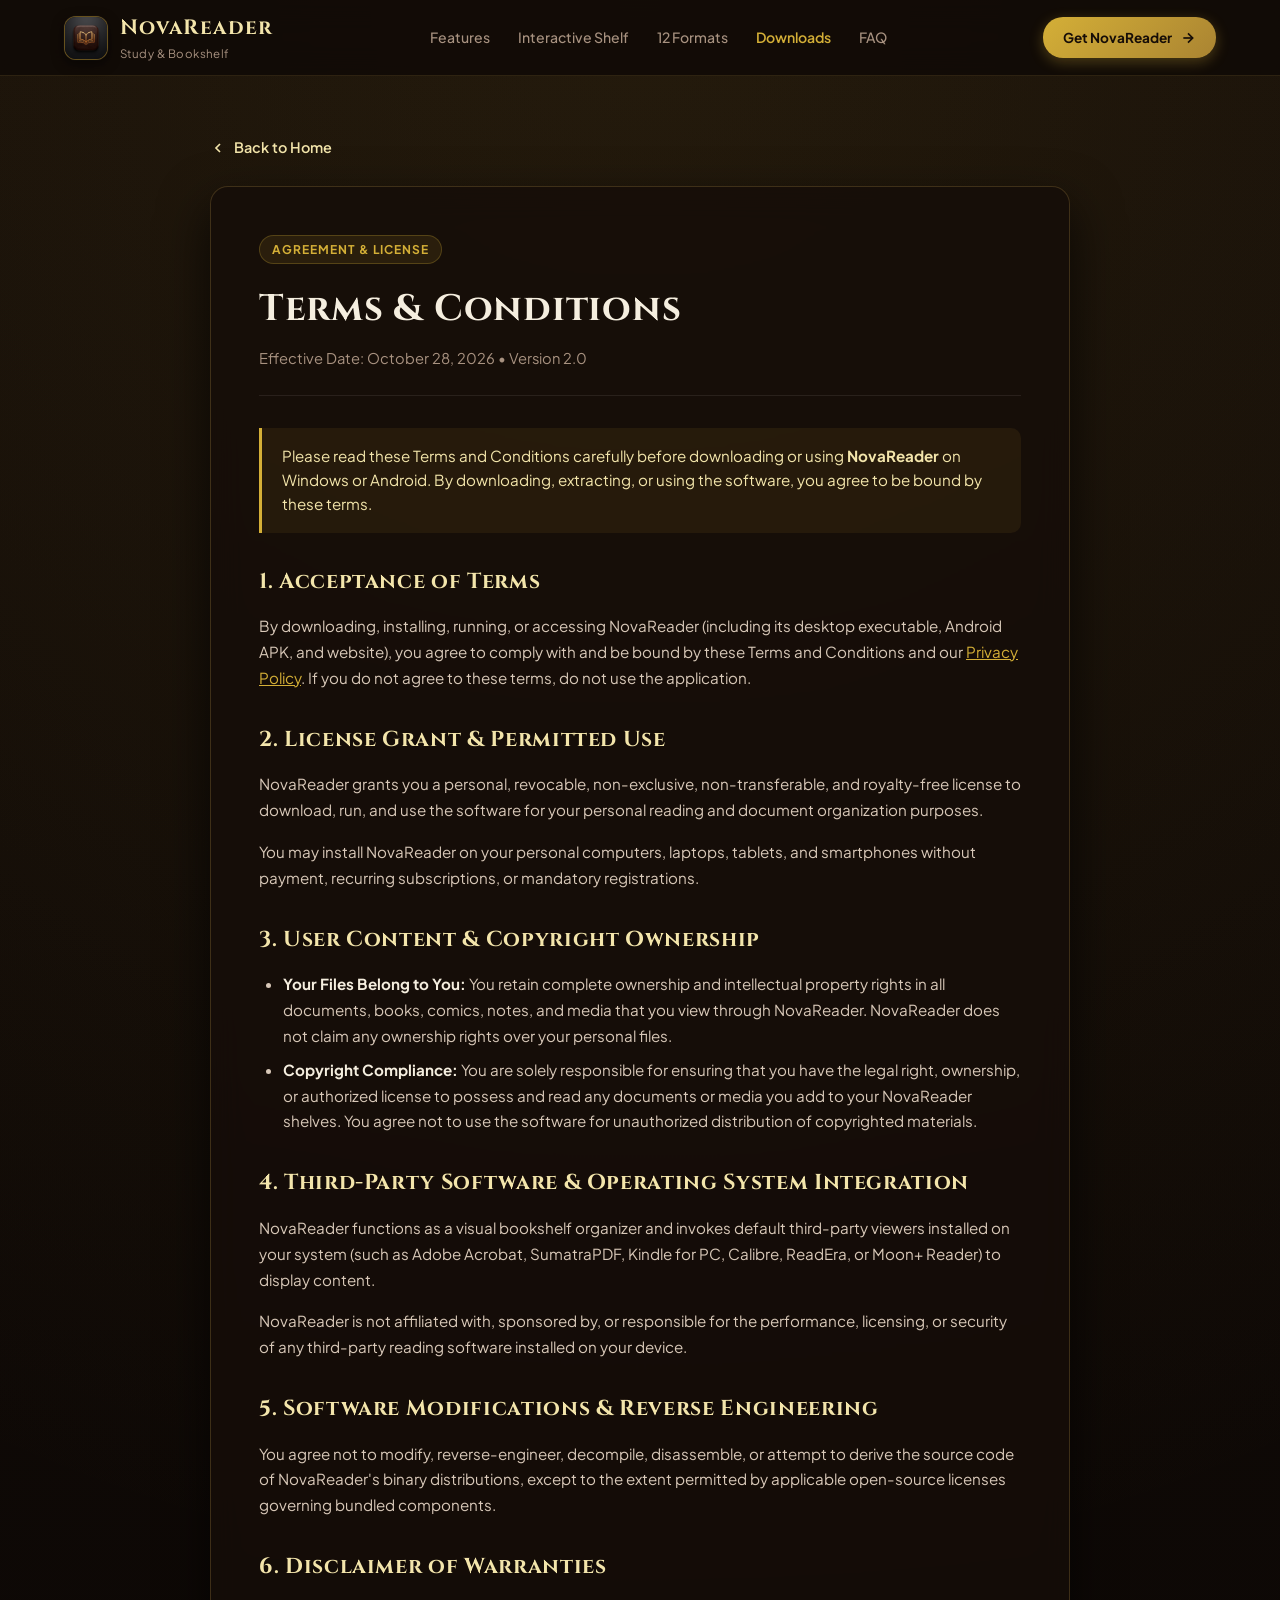
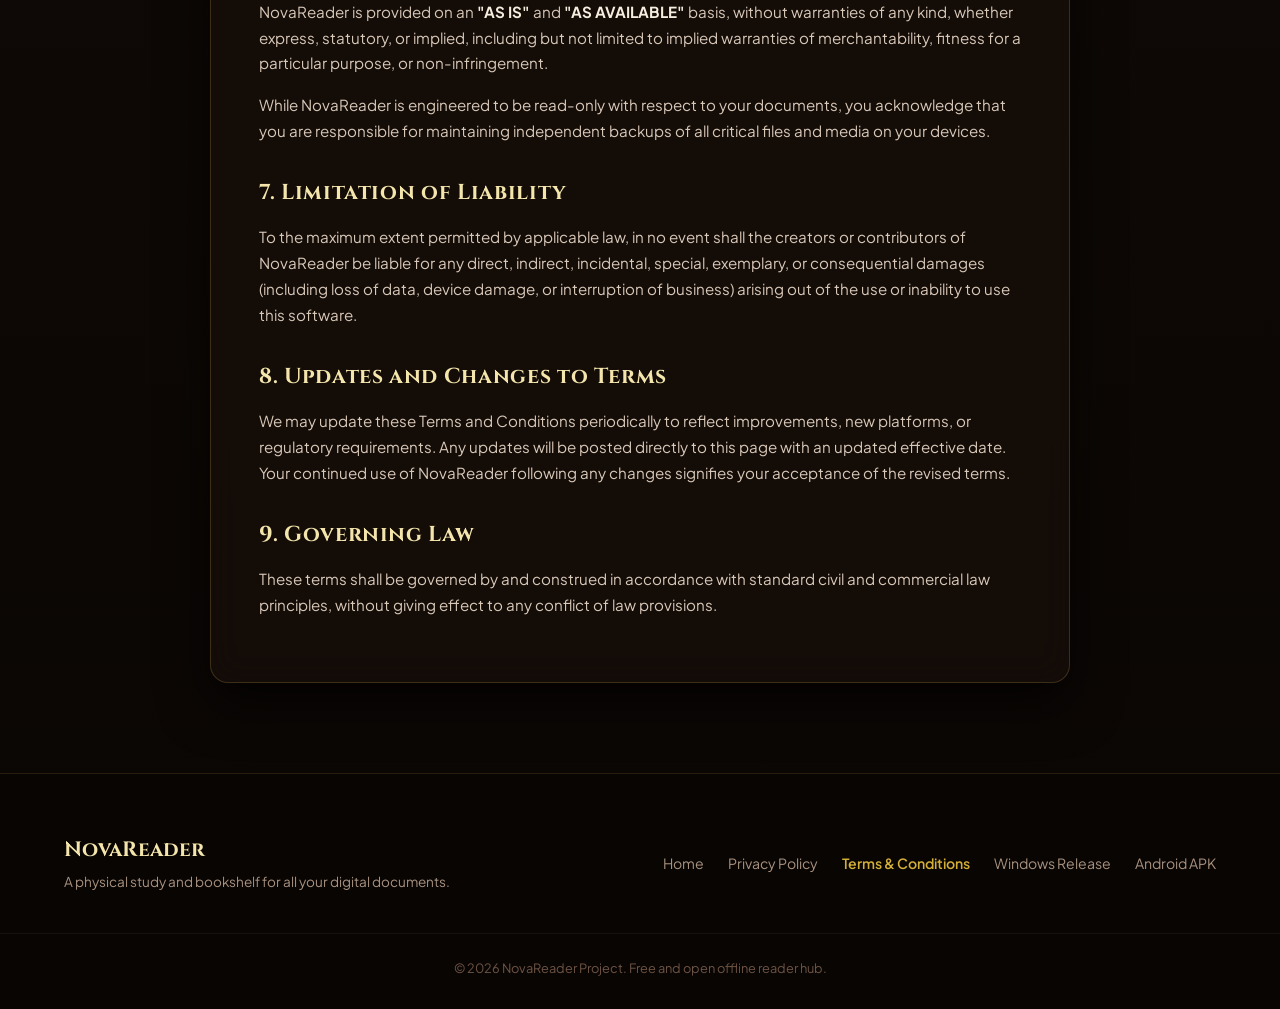
<file: terms.html>
<!DOCTYPE html>
<html lang="en">
<head>
  <meta charset="UTF-8">
  <meta name="viewport" content="width=device-width, initial-scale=1.0">
  <title>Terms & Conditions — NovaReader</title>
  <meta name="description" content="Terms and Conditions for using NovaReader on Windows and Android.">

  <!-- Favicon & App Icons -->
  <link rel="icon" type="image/x-icon" href="favicon.ico">
  <link rel="icon" type="image/png" sizes="32x32" href="icon.png">
  <link rel="apple-touch-icon" href="icon.png">

  <!-- Google Fonts -->
  <link rel="preconnect" href="https://fonts.googleapis.com">
  <link rel="preconnect" href="https://fonts.gstatic.com" crossorigin>
  <link href="https://fonts.googleapis.com/css2?family=Cinzel:wght@600;700;800;900&family=Playfair+Display:ital,wght@0,600;0,700;1,600&family=Plus+Jakarta+Sans:wght@400;500;600;700;800&display=swap" rel="stylesheet">
  
  <link rel="stylesheet" href="styles.css">
</head>
<body>
  <!-- Navigation Header -->
  <header class="navbar">
    <div class="nav-container">
      <a href="index.html" class="brand-logo">
        <div class="logo-box">
          <img src="logo.png" alt="NovaReader" class="logo-img" />
        </div>
        <div class="brand-text">
          <span class="brand-name">NovaReader</span>
          <span class="brand-tag">Study & Bookshelf</span>
        </div>
      </a>

      <nav class="nav-links">
        <a href="index.html#features">Features</a>
        <a href="index.html#bookshelf-demo">Interactive Shelf</a>
        <a href="index.html#formats">12 Formats</a>
        <a href="index.html#downloads" class="nav-highlight">Downloads</a>
        <a href="index.html#faq">FAQ</a>
      </nav>

      <div class="nav-actions">
        <a href="index.html#downloads" class="btn-nav-download">
          <span>Get NovaReader</span>
          <svg class="icon-arrow" viewBox="0 0 24 24" fill="none" stroke="currentColor" stroke-width="2.5">
            <line x1="5" y1="12" x2="19" y2="12"></line>
            <polyline points="12 5 19 12 12 19"></polyline>
          </svg>
        </a>
      </div>
    </div>
  </header>

  <!-- Legal Main Content -->
  <main class="legal-section">
    <div class="container legal-container">
      <div class="legal-back-nav">
        <a href="index.html" class="legal-back-link">
          <svg viewBox="0 0 24 24" fill="none" stroke="currentColor" stroke-width="2.5" width="16" height="16">
            <polyline points="15 18 9 12 15 6"></polyline>
          </svg>
          <span>Back to Home</span>
        </a>
      </div>

      <article class="legal-card">
        <span class="legal-badge">Agreement & License</span>
        <h1 class="legal-title">Terms & Conditions</h1>
        <p class="legal-subtitle">Effective Date: October 28, 2026 &bull; Version 2.0</p>

        <div class="legal-highlight-box">
          Please read these Terms and Conditions carefully before downloading or using <strong>NovaReader</strong> on Windows or Android. By downloading, extracting, or using the software, you agree to be bound by these terms.
        </div>

        <div class="legal-content">
          <h2>1. Acceptance of Terms</h2>
          <p>By downloading, installing, running, or accessing NovaReader (including its desktop executable, Android APK, and website), you agree to comply with and be bound by these Terms and Conditions and our <a href="privacy.html" style="color: var(--gold-primary); text-decoration: underline;">Privacy Policy</a>. If you do not agree to these terms, do not use the application.</p>

          <h2>2. License Grant & Permitted Use</h2>
          <p>NovaReader grants you a personal, revocable, non-exclusive, non-transferable, and royalty-free license to download, run, and use the software for your personal reading and document organization purposes.</p>
          <p>You may install NovaReader on your personal computers, laptops, tablets, and smartphones without payment, recurring subscriptions, or mandatory registrations.</p>

          <h2>3. User Content & Copyright Ownership</h2>
          <ul>
            <li><strong>Your Files Belong to You:</strong> You retain complete ownership and intellectual property rights in all documents, books, comics, notes, and media that you view through NovaReader. NovaReader does not claim any ownership rights over your personal files.</li>
            <li><strong>Copyright Compliance:</strong> You are solely responsible for ensuring that you have the legal right, ownership, or authorized license to possess and read any documents or media you add to your NovaReader shelves. You agree not to use the software for unauthorized distribution of copyrighted materials.</li>
          </ul>

          <h2>4. Third-Party Software & Operating System Integration</h2>
          <p>NovaReader functions as a visual bookshelf organizer and invokes default third-party viewers installed on your system (such as Adobe Acrobat, SumatraPDF, Kindle for PC, Calibre, ReadEra, or Moon+ Reader) to display content.</p>
          <p>NovaReader is not affiliated with, sponsored by, or responsible for the performance, licensing, or security of any third-party reading software installed on your device.</p>

          <h2>5. Software Modifications & Reverse Engineering</h2>
          <p>You agree not to modify, reverse-engineer, decompile, disassemble, or attempt to derive the source code of NovaReader's binary distributions, except to the extent permitted by applicable open-source licenses governing bundled components.</p>

          <h2>6. Disclaimer of Warranties</h2>
          <p>NovaReader is provided on an <strong>"AS IS"</strong> and <strong>"AS AVAILABLE"</strong> basis, without warranties of any kind, whether express, statutory, or implied, including but not limited to implied warranties of merchantability, fitness for a particular purpose, or non-infringement.</p>
          <p>While NovaReader is engineered to be read-only with respect to your documents, you acknowledge that you are responsible for maintaining independent backups of all critical files and media on your devices.</p>

          <h2>7. Limitation of Liability</h2>
          <p>To the maximum extent permitted by applicable law, in no event shall the creators or contributors of NovaReader be liable for any direct, indirect, incidental, special, exemplary, or consequential damages (including loss of data, device damage, or interruption of business) arising out of the use or inability to use this software.</p>

          <h2>8. Updates and Changes to Terms</h2>
          <p>We may update these Terms and Conditions periodically to reflect improvements, new platforms, or regulatory requirements. Any updates will be posted directly to this page with an updated effective date. Your continued use of NovaReader following any changes signifies your acceptance of the revised terms.</p>

          <h2>9. Governing Law</h2>
          <p>These terms shall be governed by and construed in accordance with standard civil and commercial law principles, without giving effect to any conflict of law provisions.</p>
        </div>
      </article>
    </div>
  </main>

  <!-- Footer -->
  <footer class="footer">
    <div class="container footer-content">
      <div class="footer-brand">
        <span class="footer-logo">NovaReader</span>
        <p>A physical study and bookshelf for all your digital documents.</p>
      </div>
      <div class="footer-links">
        <a href="index.html">Home</a>
        <a href="privacy.html">Privacy Policy</a>
        <a href="terms.html" style="color: var(--gold-primary); font-weight: 600;">Terms & Conditions</a>
        <a href="downloads/NovaReader-Windows-x64.zip" download>Windows Release</a>
        <a href="downloads/NovaReader.apk" download>Android APK</a>
      </div>
    </div>
    <div class="footer-bottom">
      <p>&copy; 2026 NovaReader Project. Free and open offline reader hub.</p>
    </div>
  </footer>
</body>
</html>
</file>
<file: styles.css>
/* ==========================================================================
   NovaReader Product Website Stylesheet
   Rich Mahogany Study, 3D Shelves & Modern Glassmorphism
   ========================================================================== */

:root {
  /* Color System */
  --bg-deep: #0c0805;
  --bg-wood-dark: #140d08;
  --bg-card: rgba(26, 17, 11, 0.75);
  --border-card: rgba(207, 168, 83, 0.22);
  --border-subtle: rgba(255, 255, 255, 0.08);

  --gold-primary: #d4af37;
  --gold-light: #f3e5ab;
  --gold-glow: rgba(212, 175, 55, 0.25);
  --brass-accent: #cfa853;
  --cream-text: #f5eedf;
  --muted-text: #a89280;

  --win-blue: #00a4ef;
  --win-glow: rgba(0, 164, 239, 0.2);
  --android-green: #3ddc84;
  --android-glow: rgba(61, 220, 132, 0.2);

  /* Fonts */
  --font-display: 'Cinzel', serif;
  --font-serif: 'Playfair Display', Georgia, serif;
  --font-sans: 'Plus Jakarta Sans', system-ui, -apple-system, sans-serif;

  /* Shadows */
  --shadow-lg: 0 20px 50px rgba(0, 0, 0, 0.7);
  --shadow-card: 0 10px 30px rgba(0, 0, 0, 0.45);
  --shadow-book: -4px 6px 14px rgba(0, 0, 0, 0.5), 0 18px 24px rgba(0, 0, 0, 0.35);
  --shadow-book-hover: -8px 18px 30px rgba(0, 0, 0, 0.65), 0 26px 36px rgba(0, 0, 0, 0.45);
}

* {
  box-sizing: border-box;
  margin: 0;
  padding: 0;
  scroll-behavior: smooth;
}

body {
  font-family: var(--font-sans);
  background-color: var(--bg-deep);
  color: var(--cream-text);
  line-height: 1.6;
  overflow-x: hidden;
  background-image: 
    radial-gradient(circle at 50% 0%, rgba(212, 175, 55, 0.09) 0%, transparent 60%),
    linear-gradient(180deg, #130c08 0%, #0a0604 100%);
}

.container {
  width: 90%;
  max-width: 1200px;
  margin: 0 auto;
}

/* ==========================================================================
   Navigation Bar
   ========================================================================== */

.navbar {
  position: sticky;
  top: 0;
  height: 76px;
  background: rgba(16, 10, 6, 0.85);
  backdrop-filter: blur(14px);
  border-bottom: 1px solid rgba(207, 168, 83, 0.15);
  z-index: 100;
  display: flex;
  align-items: center;
}

.nav-container {
  width: 90%;
  max-width: 1200px;
  margin: 0 auto;
  display: flex;
  align-items: center;
  justify-content: space-between;
}

.brand-logo {
  display: flex;
  align-items: center;
  gap: 12px;
  text-decoration: none;
}

.logo-box {
  width: 44px;
  height: 44px;
  border-radius: 12px;
  overflow: hidden;
  display: flex;
  align-items: center;
  justify-content: center;
  flex-shrink: 0;
  box-shadow: 0 4px 12px rgba(0, 0, 0, 0.5), 0 0 1px rgba(255, 255, 255, 0.2);
  border: 1.5px solid rgba(212, 175, 55, 0.4);
  transition: transform 0.25s ease, box-shadow 0.25s ease, border-color 0.25s ease;
  background: #1c120c;
}

.brand-logo:hover .logo-box {
  transform: translateY(-2px) scale(1.05);
  box-shadow: 0 6px 18px rgba(0, 0, 0, 0.6), 0 0 15px rgba(212, 175, 55, 0.35);
  border-color: rgba(212, 175, 55, 0.7);
}

.logo-img {
  width: 100%;
  height: 100%;
  object-fit: cover;
  display: block;
}

.brand-text {
  display: flex;
  flex-direction: column;
}

.brand-name {
  font-family: var(--font-display);
  font-size: 1.3rem;
  font-weight: 700;
  color: var(--gold-light);
  letter-spacing: 0.06em;
}

.brand-tag {
  font-size: 0.72rem;
  color: var(--muted-text);
  letter-spacing: 0.04em;
}

.nav-links {
  display: flex;
  align-items: center;
  gap: 28px;
}

.nav-links a {
  text-decoration: none;
  font-size: 0.88rem;
  font-weight: 500;
  color: var(--muted-text);
  transition: color 0.2s ease;
}

.nav-links a:hover {
  color: var(--gold-light);
}

.nav-links a.nav-highlight {
  color: var(--gold-primary);
  font-weight: 600;
}

.btn-nav-download {
  display: flex;
  align-items: center;
  gap: 8px;
  background: linear-gradient(135deg, #d4af37 0%, #aa8432 100%);
  color: #160d07;
  padding: 10px 20px;
  border-radius: 20px;
  font-size: 0.85rem;
  font-weight: 700;
  text-decoration: none;
  box-shadow: 0 4px 14px rgba(212, 175, 55, 0.3);
  transition: all 0.25s ease;
}

.btn-nav-download:hover {
  transform: translateY(-2px);
  box-shadow: 0 6px 20px rgba(212, 175, 55, 0.45);
}

.icon-arrow {
  width: 16px;
  height: 16px;
}

.nav-actions {
  display: flex;
  align-items: center;
  gap: 12px;
}

/* Mobile Menu Button */
.mobile-menu-btn {
  display: none;
  background: rgba(212, 175, 55, 0.1);
  border: 1px solid rgba(212, 175, 55, 0.3);
  border-radius: 10px;
  width: 42px;
  height: 42px;
  padding: 8px;
  cursor: pointer;
  flex-direction: column;
  justify-content: space-around;
  align-items: center;
  transition: all 0.25s ease;
  z-index: 101;
}

.mobile-menu-btn:hover {
  background: rgba(212, 175, 55, 0.2);
  border-color: var(--gold-primary);
}

.mobile-menu-btn .bar {
  display: block;
  width: 22px;
  height: 2px;
  background-color: var(--gold-light);
  border-radius: 2px;
  transition: transform 0.3s ease, opacity 0.3s ease;
}

.mobile-menu-btn.active .bar:nth-child(1) {
  transform: translateY(6px) rotate(45deg);
}

.mobile-menu-btn.active .bar:nth-child(2) {
  opacity: 0;
}

.mobile-menu-btn.active .bar:nth-child(3) {
  transform: translateY(-6px) rotate(-45deg);
}

/* Mobile Navigation Overlay & Drawer */
.mobile-nav-overlay {
  position: fixed;
  top: 0;
  left: 0;
  width: 100%;
  height: 100%;
  background: rgba(5, 3, 2, 0.75);
  backdrop-filter: blur(6px);
  z-index: 1000;
  opacity: 0;
  visibility: hidden;
  transition: opacity 0.3s ease, visibility 0.3s ease;
}

.mobile-nav-overlay.active {
  opacity: 1;
  visibility: visible;
}

.mobile-nav-drawer {
  position: fixed;
  top: 0;
  right: -320px;
  width: 290px;
  max-width: 85vw;
  height: 100%;
  background: linear-gradient(180deg, #1b120c 0%, #100a06 100%);
  border-left: 1px solid rgba(212, 175, 55, 0.25);
  box-shadow: -10px 0 35px rgba(0, 0, 0, 0.85);
  z-index: 1001;
  display: flex;
  flex-direction: column;
  padding: 24px 20px;
  transition: right 0.35s cubic-bezier(0.16, 1, 0.3, 1);
  box-sizing: border-box;
}

.mobile-nav-drawer.active {
  right: 0;
}

.mobile-nav-header {
  display: flex;
  align-items: center;
  justify-content: space-between;
  padding-bottom: 20px;
  border-bottom: 1px solid rgba(212, 175, 55, 0.15);
  margin-bottom: 20px;
}

.mobile-close-btn {
  background: none;
  border: none;
  color: var(--muted-text);
  font-size: 2rem;
  line-height: 1;
  cursor: pointer;
  padding: 0 4px;
  transition: color 0.2s ease;
}

.mobile-close-btn:hover {
  color: var(--gold-light);
}

.mobile-drawer-links {
  display: flex;
  flex-direction: column;
  gap: 12px;
  flex-grow: 1;
}

.mobile-nav-link {
  color: var(--cream-text);
  text-decoration: none;
  font-size: 1.05rem;
  font-weight: 500;
  padding: 12px 14px;
  border-radius: 8px;
  transition: background 0.2s ease, color 0.2s ease, padding-left 0.2s ease;
  display: flex;
  align-items: center;
}

.mobile-nav-link:hover,
.mobile-nav-link:focus {
  background: rgba(212, 175, 55, 0.12);
  color: var(--gold-light);
  padding-left: 18px;
}

.mobile-nav-link.nav-highlight {
  color: var(--gold-primary);
  font-weight: 700;
  border-left: 2px solid var(--gold-primary);
}

.mobile-drawer-footer {
  padding-top: 20px;
  border-top: 1px solid rgba(255, 255, 255, 0.08);
}

.btn-mobile-download {
  display: flex;
  align-items: center;
  justify-content: center;
  gap: 8px;
  width: 100%;
  background: linear-gradient(135deg, #d4af37 0%, #aa8432 100%);
  color: #160d07;
  padding: 12px 16px;
  border-radius: 12px;
  font-size: 0.92rem;
  font-weight: 700;
  text-decoration: none;
  text-align: center;
  box-shadow: 0 4px 14px rgba(212, 175, 55, 0.35);
}

/* Shelf Mobile Swipe Hint */
.shelf-mobile-hint {
  display: none;
  align-items: center;
  justify-content: center;
  gap: 8px;
  margin-bottom: 12px;
  font-size: 0.78rem;
  color: var(--gold-primary);
  background: rgba(212, 175, 55, 0.08);
  border: 1px dashed rgba(212, 175, 55, 0.25);
  padding: 6px 14px;
  border-radius: 20px;
  width: fit-content;
  margin-left: auto;
  margin-right: auto;
  letter-spacing: 0.02em;
}

/* ==========================================================================
   Hero Section
   ========================================================================== */

.hero-section {
  position: relative;
  padding: 85px 0 70px 0;
  text-align: center;
  overflow: hidden;
}

.ambient-glow {
  position: absolute;
  border-radius: 50%;
  pointer-events: none;
  filter: blur(120px);
}

.glow-top {
  top: -150px;
  left: 50%;
  transform: translateX(-50%);
  width: 600px;
  height: 350px;
  background: rgba(212, 175, 55, 0.15);
}

.glow-gold {
  bottom: -100px;
  right: 15%;
  width: 450px;
  height: 300px;
  background: rgba(139, 38, 38, 0.12);
}

.hero-badge {
  display: inline-flex;
  align-items: center;
  gap: 8px;
  padding: 6px 16px;
  background: rgba(212, 175, 55, 0.1);
  border: 1px solid rgba(212, 175, 55, 0.3);
  border-radius: 20px;
  font-size: 0.82rem;
  font-weight: 600;
  color: var(--gold-light);
  margin-bottom: 24px;
}

.badge-dot {
  width: 8px;
  height: 8px;
  background: #4ade80;
  border-radius: 50%;
  box-shadow: 0 0 8px #4ade80;
}

.hero-title {
  font-family: var(--font-display);
  font-size: 3.4rem;
  font-weight: 800;
  line-height: 1.18;
  letter-spacing: -0.01em;
  margin-bottom: 22px;
}

.title-gradient {
  background: linear-gradient(135deg, #fff 20%, #f3e5ab 50%, #cfa853 100%);
  -webkit-background-clip: text;
  -webkit-text-fill-color: transparent;
}

.hero-subtitle {
  max-width: 680px;
  margin: 0 auto 40px auto;
  font-size: 1.15rem;
  color: var(--muted-text);
  line-height: 1.65;
}

.hero-subtitle strong {
  color: var(--cream-text);
}

/* Dual Download Hero Cards */
.hero-cta-group {
  display: flex;
  justify-content: center;
  gap: 24px;
  margin-bottom: 30px;
  flex-wrap: wrap;
}

.cta-card {
  display: flex;
  align-items: center;
  gap: 18px;
  padding: 16px 24px;
  border-radius: 14px;
  text-decoration: none;
  min-width: 320px;
  background: var(--bg-card);
  border: 1px solid var(--border-card);
  backdrop-filter: blur(10px);
  box-shadow: var(--shadow-card);
  transition: all 0.28s cubic-bezier(0.16, 1, 0.3, 1);
  position: relative;
  overflow: hidden;
}

.cta-card::before {
  content: '';
  position: absolute;
  top: 0;
  left: 0;
  right: 0;
  height: 2px;
  background: linear-gradient(90deg, transparent, var(--gold-primary), transparent);
  opacity: 0;
  transition: opacity 0.25s ease;
}

.cta-card:hover {
  transform: translateY(-4px);
  box-shadow: var(--shadow-lg);
  border-color: var(--gold-primary);
}

.cta-card:hover::before {
  opacity: 1;
}

.cta-windows:hover {
  box-shadow: 0 12px 30px var(--win-glow);
}

.cta-android:hover {
  box-shadow: 0 12px 30px var(--android-glow);
}

.cta-icon-box {
  width: 48px;
  height: 48px;
  border-radius: 12px;
  display: flex;
  align-items: center;
  justify-content: center;
  flex-shrink: 0;
}

.cta-windows .cta-icon-box {
  background: rgba(0, 164, 239, 0.15);
  color: var(--win-blue);
  border: 1px solid rgba(0, 164, 239, 0.3);
}

.cta-windows .cta-icon-box svg {
  width: 26px;
  height: 26px;
}

.cta-android .cta-icon-box {
  background: rgba(61, 220, 132, 0.15);
  color: var(--android-green);
  border: 1px solid rgba(61, 220, 132, 0.3);
}

.cta-android .cta-icon-box svg {
  width: 26px;
  height: 26px;
}

.cta-content {
  display: flex;
  flex-direction: column;
  text-align: left;
  flex: 1;
}

.cta-platform {
  font-size: 1.05rem;
  font-weight: 700;
  color: #fff;
}

.cta-detail {
  font-size: 0.78rem;
  color: var(--muted-text);
  margin-top: 2px;
}

.cta-arrow-circle {
  width: 36px;
  height: 36px;
  border-radius: 50%;
  background: rgba(255, 255, 255, 0.06);
  border: 1px solid rgba(255, 255, 255, 0.1);
  display: flex;
  align-items: center;
  justify-content: center;
  color: var(--cream-text);
  transition: all 0.2s ease;
}

.cta-arrow-circle svg {
  width: 18px;
  height: 18px;
}

.cta-card:hover .cta-arrow-circle {
  background: var(--gold-primary);
  color: #140d07;
  border-color: var(--gold-light);
  transform: scale(1.08);
}

.hero-auxiliary {
  display: flex;
  align-items: center;
  justify-content: center;
  gap: 12px;
  font-size: 0.85rem;
  color: var(--muted-text);
}

.aux-dot {
  color: #553f31;
}

.link-pdf-spec {
  display: inline-flex;
  align-items: center;
  gap: 6px;
  color: var(--gold-primary);
  text-decoration: none;
  font-weight: 600;
  transition: color 0.2s ease;
}

.link-pdf-spec svg {
  width: 15px;
  height: 15px;
}

.link-pdf-spec:hover {
  color: var(--gold-light);
  text-decoration: underline;
}

/* ==========================================================================
   Section Headings
   ========================================================================== */

.section-heading {
  margin-bottom: 50px;
}

.text-center {
  text-align: center;
}

.section-tag {
  display: inline-block;
  font-size: 0.75rem;
  font-weight: 700;
  letter-spacing: 0.12em;
  color: var(--gold-primary);
  margin-bottom: 10px;
}

.section-title {
  font-family: var(--font-display);
  font-size: 2.3rem;
  font-weight: 700;
  color: var(--gold-light);
  margin-bottom: 14px;
}

.section-desc {
  max-width: 620px;
  margin: 0 auto;
  font-size: 1rem;
  color: var(--muted-text);
}

/* ==========================================================================
   Interactive 3D Bookshelf Section
   ========================================================================== */

.bookshelf-section {
  padding: 80px 0;
  position: relative;
}

.wooden-wall-case {
  background: 
    repeating-linear-gradient(
      90deg,
      transparent,
      transparent 118px,
      rgba(0, 0, 0, 0.28) 119px,
      rgba(0, 0, 0, 0.5) 120px
    ),
    linear-gradient(180deg, #170e09 0%, #100a06 100%);
  border: 1px solid #3d2516;
  border-radius: 18px;
  padding: 45px 35px 25px 35px;
  box-shadow: inset 0 0 50px rgba(0, 0, 0, 0.8), var(--shadow-lg);
  position: relative;
  overflow: hidden;
}

.shelf-books-row {
  display: flex;
  align-items: flex-end;
  justify-content: space-around;
  gap: 16px;
  min-height: 240px;
  z-index: 2;
  position: relative;
  perspective: 1000px;
}

/* 3D Physical Book Card */
.demo-book {
  width: 145px;
  height: 215px;
  border-radius: 3px 8px 8px 3px;
  position: relative;
  display: flex;
  flex-direction: column;
  justify-content: space-between;
  padding: 14px 12px;
  cursor: pointer;
  box-shadow: var(--shadow-book);
  transform-origin: bottom center;
  transition: all 0.28s cubic-bezier(0.2, 0.8, 0.2, 1);
  overflow: hidden;
}

.demo-book:hover {
  transform: translateY(-16px) scale(1.04) rotateY(-4deg);
  box-shadow: var(--shadow-book-hover);
  z-index: 10;
}

/* 3D Spine Fold Crease */
.book-spine-crease {
  position: absolute;
  top: 0;
  left: 0;
  bottom: 0;
  width: 16px;
  background: linear-gradient(
    to right,
    rgba(0, 0, 0, 0.65) 0%,
    rgba(0, 0, 0, 0.25) 30%,
    rgba(255, 255, 255, 0.12) 55%,
    rgba(0, 0, 0, 0.2) 75%,
    transparent 100%
  );
  pointer-events: none;
  z-index: 5;
}

.book-emboss-border {
  position: absolute;
  inset: 6px;
  border: 1px solid rgba(255, 255, 255, 0.14);
  border-radius: 2px;
  pointer-events: none;
}

/* Book Cover Gradients */
.book-crimson { background: linear-gradient(135deg, #6e1e1e 0%, #441111 100%); }
.book-navy    { background: linear-gradient(135deg, #1b3252 0%, #0d1b2e 100%); }
.book-emerald { background: linear-gradient(135deg, #1c4b31 0%, #0e271a 100%); }
.book-amber   { background: linear-gradient(135deg, #854f15 0%, #472908 100%); }
.book-plum    { background: linear-gradient(135deg, #4f1d49 0%, #290d26 100%); }
.book-espresso{ background: linear-gradient(135deg, #382418 0%, #1c110a 100%); }

.book-top {
  display: flex;
  justify-content: space-between;
  align-items: center;
  z-index: 2;
  margin-left: 6px;
}

.book-fmt {
  font-size: 0.65rem;
  font-weight: 700;
  padding: 2px 6px;
  border-radius: 4px;
  background: rgba(0, 0, 0, 0.55);
  border: 1px solid rgba(255, 255, 255, 0.2);
}

.fmt-epub { color: #5ce1e6; border-color: rgba(92, 225, 230, 0.4); }
.fmt-pdf  { color: #ff6b6b; border-color: rgba(255, 107, 107, 0.4); }
.fmt-mobi { color: #ffbe76; border-color: rgba(255, 190, 118, 0.4); }
.fmt-azw  { color: #f6e58d; border-color: rgba(246, 229, 141, 0.4); }
.fmt-cbz  { color: #badc58; border-color: rgba(186, 220, 88, 0.4); }
.fmt-txt  { color: #dff9fb; border-color: rgba(223, 249, 251, 0.4); }

.book-dots {
  color: rgba(255, 255, 255, 0.5);
  font-size: 1.1rem;
}

.book-title-area {
  flex: 1;
  display: flex;
  flex-direction: column;
  justify-content: center;
  z-index: 2;
  margin-left: 6px;
  padding: 8px 0;
}

.book-title-area h3 {
  font-family: var(--font-serif);
  font-size: 0.88rem;
  font-weight: 600;
  line-height: 1.35;
  color: var(--gold-light);
  display: -webkit-box;
  -webkit-line-clamp: 3;
  -webkit-box-orient: vertical;
  overflow: hidden;
  text-shadow: 0 1px 3px rgba(0, 0, 0, 0.8);
}

.book-author {
  font-size: 0.7rem;
  color: rgba(255, 255, 255, 0.6);
  margin-top: 4px;
}

.book-bot {
  display: flex;
  justify-content: space-between;
  align-items: center;
  z-index: 2;
  margin-left: 6px;
}

.book-pages {
  font-size: 0.65rem;
  color: rgba(255, 255, 255, 0.65);
}

.book-tag-icon {
  color: var(--gold-primary);
  font-size: 0.85rem;
}

/* 3D Timber Shelf Plank */
.demo-shelf-plank {
  position: relative;
  height: 24px;
  z-index: 3;
}

.plank-top {
  height: 8px;
  background: linear-gradient(90deg, #442515 0%, #5a321c 50%, #442515 100%);
  border-top: 1px solid rgba(255, 255, 255, 0.15);
  box-shadow: inset 0 2px 4px rgba(0, 0, 0, 0.35);
}

.plank-front {
  height: 16px;
  background: linear-gradient(180deg, #381d10 0%, #201008 100%);
  border-top: 1px solid #734327;
  border-bottom: 2px solid #140904;
  box-shadow: 0 14px 28px rgba(0, 0, 0, 0.8), 0 4px 8px rgba(0, 0, 0, 0.5);
  display: flex;
  align-items: center;
  padding: 0 20px;
}

.brass-groove {
  width: 100%;
  height: 2px;
  background: linear-gradient(90deg, transparent 5%, #aa8432 20%, #e6c887 50%, #aa8432 80%, transparent 95%);
  opacity: 0.65;
}

.plank-cast-shadow {
  position: absolute;
  top: 24px;
  left: 0;
  right: 0;
  height: 28px;
  background: linear-gradient(to bottom, rgba(0, 0, 0, 0.65) 0%, transparent 100%);
  pointer-events: none;
}

/* Live Inspector Card Below Shelf */
.inspector-card {
  margin-top: 30px;
  background: rgba(22, 14, 9, 0.85);
  border: 1px solid rgba(207, 168, 83, 0.25);
  border-radius: 12px;
  padding: 20px 24px;
  box-shadow: var(--shadow-card);
  display: flex;
  flex-direction: column;
  gap: 10px;
}

.inspector-badge-row {
  display: flex;
  align-items: center;
  gap: 10px;
}

.inspector-format, .inspector-size {
  font-size: 0.72rem;
  font-weight: 700;
  padding: 3px 8px;
  border-radius: 6px;
  background: #2a180f;
  border: 1px solid #4a2f1e;
  color: var(--gold-primary);
}

.inspector-hint {
  font-size: 0.75rem;
  color: var(--muted-text);
  margin-left: auto;
}

.inspector-title {
  font-family: var(--font-serif);
  font-size: 1.2rem;
  color: var(--gold-light);
}

.inspector-path {
  font-family: monospace;
  font-size: 0.78rem;
  color: var(--muted-text);
  background: #110b07;
  padding: 6px 10px;
  border-radius: 4px;
  border: 1px solid #2d1a0f;
  word-break: break-all;
}

.inspector-actions {
  display: flex;
  justify-content: flex-end;
  margin-top: 6px;
}

.btn-inspector-action {
  background: linear-gradient(135deg, #d4af37 0%, #aa8432 100%);
  color: #160d07;
  border: none;
  padding: 8px 18px;
  border-radius: 8px;
  font-size: 0.82rem;
  font-weight: 700;
  cursor: pointer;
  transition: all 0.2s ease;
}

.btn-inspector-action:hover {
  transform: translateY(-1px);
  box-shadow: 0 4px 12px rgba(212, 175, 55, 0.4);
}

/* ==========================================================================
   Features Grid
   ========================================================================== */

.features-section {
  padding: 90px 0;
  background: linear-gradient(180deg, transparent 0%, rgba(18, 12, 7, 0.6) 100%);
}

.features-grid {
  display: grid;
  grid-template-columns: repeat(3, 1fr);
  gap: 28px;
}

.feature-card {
  background: var(--bg-card);
  border: 1px solid var(--border-card);
  border-radius: 14px;
  padding: 32px 26px;
  box-shadow: var(--shadow-card);
  transition: all 0.25s ease;
  position: relative;
}

.feature-card:hover {
  transform: translateY(-4px);
  border-color: var(--gold-primary);
  box-shadow: 0 14px 34px rgba(0, 0, 0, 0.65);
}

.feature-icon {
  width: 48px;
  height: 48px;
  border-radius: 12px;
  background: rgba(212, 175, 55, 0.12);
  border: 1px solid rgba(212, 175, 55, 0.28);
  display: flex;
  align-items: center;
  justify-content: center;
  color: var(--gold-primary);
  margin-bottom: 20px;
}

.feature-icon svg {
  width: 24px;
  height: 24px;
}

.feature-card h3 {
  font-family: var(--font-display);
  font-size: 1.15rem;
  color: var(--gold-light);
  margin-bottom: 12px;
}

.feature-card p {
  font-size: 0.9rem;
  color: var(--muted-text);
  line-height: 1.6;
}

.feature-card code {
  background: #110b07;
  padding: 2px 6px;
  border-radius: 4px;
  color: var(--gold-primary);
  font-size: 0.8rem;
}

/* ==========================================================================
   12 Formats Section
   ========================================================================== */

.formats-section {
  padding: 70px 0 90px 0;
}

.formats-showcase-grid {
  display: grid;
  grid-template-columns: repeat(6, 1fr);
  gap: 16px;
}

.fmt-card {
  background: rgba(22, 14, 9, 0.6);
  border: 1px solid #3d2516;
  border-radius: 10px;
  padding: 16px 12px;
  text-align: center;
  transition: all 0.2s ease;
  display: flex;
  flex-direction: column;
  gap: 6px;
}

.fmt-card:hover {
  border-color: var(--gold-primary);
  background: rgba(212, 175, 55, 0.08);
  transform: translateY(-2px);
}

.fmt-ext {
  font-family: var(--font-display);
  font-size: 1.05rem;
  font-weight: 700;
  color: var(--gold-primary);
}

.fmt-label {
  font-size: 0.72rem;
  color: var(--muted-text);
}

/* ==========================================================================
   Downloads Specs Section
   ========================================================================== */

.download-specs-section {
  padding: 80px 0;
  background: radial-gradient(circle at 50% 50%, rgba(212, 175, 55, 0.06) 0%, transparent 70%);
}

.specs-grid {
  display: grid;
  grid-template-columns: repeat(2, 1fr);
  gap: 32px;
  max-width: 980px;
  margin: 0 auto;
}

.spec-box {
  background: var(--bg-card);
  border: 1px solid var(--border-card);
  border-radius: 16px;
  padding: 36px 32px;
  box-shadow: var(--shadow-lg);
  display: flex;
  flex-direction: column;
  justify-content: space-between;
}

.spec-header {
  display: flex;
  align-items: center;
  gap: 16px;
  margin-bottom: 24px;
}

.spec-icon {
  width: 52px;
  height: 52px;
  border-radius: 12px;
  display: flex;
  align-items: center;
  justify-content: center;
}

.win-icon {
  background: rgba(0, 164, 239, 0.15);
  color: var(--win-blue);
  border: 1px solid rgba(0, 164, 239, 0.3);
}

.win-icon svg {
  width: 28px;
  height: 28px;
}

.android-icon {
  background: rgba(61, 220, 132, 0.15);
  color: var(--android-green);
  border: 1px solid rgba(61, 220, 132, 0.3);
}

.android-icon svg {
  width: 28px;
  height: 28px;
}

.spec-header h3 {
  font-family: var(--font-display);
  font-size: 1.25rem;
  color: #fff;
}

.spec-ver {
  font-size: 0.78rem;
  color: var(--muted-text);
}

.spec-list {
  list-style: none;
  display: flex;
  flex-direction: column;
  gap: 12px;
  margin-bottom: 32px;
}

.spec-list li {
  font-size: 0.9rem;
  color: var(--cream-text);
  display: flex;
  align-items: baseline;
  gap: 8px;
}

.spec-list code {
  background: #110b07;
  padding: 2px 6px;
  border-radius: 4px;
  color: var(--gold-primary);
  font-size: 0.8rem;
}

.btn-spec-download {
  display: flex;
  align-items: center;
  justify-content: center;
  gap: 10px;
  width: 100%;
  padding: 14px 20px;
  border-radius: 10px;
  text-decoration: none;
  font-weight: 700;
  font-size: 0.92rem;
  transition: all 0.25s ease;
}

.btn-spec-download svg {
  width: 20px;
  height: 20px;
}

.btn-win {
  background: linear-gradient(135deg, #00a4ef 0%, #0078d7 100%);
  color: #fff;
  box-shadow: 0 4px 14px rgba(0, 164, 239, 0.35);
}

.btn-win:hover {
  transform: translateY(-2px);
  box-shadow: 0 8px 22px rgba(0, 164, 239, 0.5);
}

.btn-android {
  background: linear-gradient(135deg, #3ddc84 0%, #2bb768 100%);
  color: #0c1c11;
  box-shadow: 0 4px 14px rgba(61, 220, 132, 0.35);
}

.btn-android:hover {
  transform: translateY(-2px);
  box-shadow: 0 8px 22px rgba(61, 220, 132, 0.5);
}

/* ==========================================================================
   FAQ Section
   ========================================================================== */

.faq-section {
  padding: 80px 0;
}

.faq-accordion {
  max-width: 800px;
  margin: 0 auto;
  display: flex;
  flex-direction: column;
  gap: 16px;
}

.faq-item {
  background: var(--bg-card);
  border: 1px solid var(--border-card);
  border-radius: 12px;
  overflow: hidden;
  transition: border-color 0.2s ease;
}

.faq-item.active {
  border-color: var(--gold-primary);
}

.faq-question {
  width: 100%;
  background: none;
  border: none;
  padding: 20px 24px;
  color: var(--cream-text);
  font-family: var(--font-sans);
  font-size: 1rem;
  font-weight: 600;
  text-align: left;
  display: flex;
  justify-content: space-between;
  align-items: center;
  cursor: pointer;
}

.faq-toggle {
  font-size: 1.4rem;
  color: var(--gold-primary);
  transition: transform 0.25s ease;
}

.faq-item.active .faq-toggle {
  transform: rotate(45deg);
}

.faq-answer {
  max-height: 0;
  overflow: hidden;
  transition: max-height 0.3s ease, padding 0.3s ease;
  padding: 0 24px;
  color: var(--muted-text);
  font-size: 0.92rem;
  line-height: 1.6;
}

.faq-item.active .faq-answer {
  max-height: 200px;
  padding: 0 24px 20px 24px;
}

/* ==========================================================================
   Footer
   ========================================================================== */

.footer {
  border-top: 1px solid rgba(207, 168, 83, 0.15);
  background: #090503;
  padding: 60px 0 30px 0;
}

.footer-content {
  display: flex;
  justify-content: space-between;
  align-items: center;
  margin-bottom: 40px;
  flex-wrap: wrap;
  gap: 20px;
}

.footer-logo {
  font-family: var(--font-display);
  font-size: 1.3rem;
  font-weight: 700;
  color: var(--gold-light);
}

.footer-brand p {
  font-size: 0.85rem;
  color: var(--muted-text);
  margin-top: 4px;
}

.footer-links {
  display: flex;
  gap: 24px;
}

.footer-links a {
  color: var(--muted-text);
  text-decoration: none;
  font-size: 0.88rem;
  transition: color 0.2s ease;
}

.footer-links a:hover {
  color: var(--gold-primary);
}

.footer-bottom {
  border-top: 1px solid rgba(255, 255, 255, 0.05);
  padding-top: 24px;
  text-align: center;
  font-size: 0.8rem;
  color: #6d5444;
}

/* ==========================================================================
   Responsive Design (Fluid Mobile, Tablet, Desktop & Ultra-wide)
   ========================================================================== */

@media (max-width: 1200px) {
  .container { max-width: 960px; }
  .shelf-books-row { gap: 12px; }
  .demo-book { width: 130px; height: 195px; }
}

@media (max-width: 992px) {
  .hero-title { font-size: 2.6rem; }
  .features-grid { grid-template-columns: repeat(2, 1fr); gap: 20px; }
  .formats-showcase-grid { grid-template-columns: repeat(4, 1fr); }
  .specs-grid { grid-template-columns: repeat(2, 1fr); gap: 18px; }
  .shelf-mobile-hint { display: inline-flex; }
  .shelf-books-row {
    overflow-x: auto;
    justify-content: flex-start;
    padding: 15px 10px 25px;
    -webkit-overflow-scrolling: touch;
    scrollbar-width: thin;
    scrollbar-color: var(--brass-accent) transparent;
  }
  .demo-book {
    flex-shrink: 0;
    width: 125px;
    height: 190px;
  }
}

@media (max-width: 768px) {
  .nav-links { display: none; }
  .mobile-menu-btn { display: flex; }
  .hero-section { padding: 90px 0 60px; }
  .hero-title { font-size: 2.1rem; line-height: 1.25; }
  .hero-desc { font-size: 1rem; padding: 0 10px; }
  .hero-cta-group { flex-direction: column; align-items: stretch; gap: 12px; padding: 0 10px; }
  .cta-card { width: 100%; max-width: 100%; }
  .hero-auxiliary { flex-direction: column; gap: 6px; font-size: 0.8rem; text-align: center; }
  .aux-dot { display: none; }
  
  .wooden-wall-case {
    padding: 28px 16px 16px;
    border-radius: 14px;
  }
  .shelf-books-row {
    gap: 12px;
    padding-bottom: 20px;
  }
  .demo-book {
    width: 115px;
    height: 175px;
  }
  .demo-book .book-title-area h3 {
    font-size: 0.85rem;
    line-height: 1.2;
  }

  .features-grid { grid-template-columns: 1fr; }
  .specs-grid { grid-template-columns: 1fr; }
  .formats-showcase-grid { grid-template-columns: repeat(3, 1fr); gap: 10px; }
  .section-heading { margin-bottom: 32px; }
  .section-title { font-size: 1.8rem; }
  
  .footer-content { flex-direction: column; gap: 28px; text-align: center; }
  .footer-brand { align-items: center; }
  .footer-links { justify-content: center; flex-wrap: wrap; gap: 16px; }
}

@media (max-width: 480px) {
  .nav-container { padding: 0 16px; }
  .brand-tag { display: none; }
  .btn-nav-download span { display: none; }
  .btn-nav-download { padding: 8px 12px; border-radius: 20px; }
  
  .hero-title { font-size: 1.75rem; }
  .hero-badge { font-size: 0.72rem; padding: 5px 12px; }
  
  .formats-showcase-grid { grid-template-columns: repeat(2, 1fr); }
  .cta-card { padding: 14px 16px; }
  .cta-icon-box { width: 40px; height: 40px; }
  .cta-platform { font-size: 0.95rem; }
  .cta-detail { font-size: 0.72rem; }

  .demo-book {
    width: 105px;
    height: 160px;
    padding: 10px 8px;
  }
  .demo-book .book-top span { font-size: 0.65rem; }
  .demo-book .book-title-area h3 { font-size: 0.78rem; -webkit-line-clamp: 2; }
  .demo-book .book-title-area p { font-size: 0.68rem; }
}

@media (max-width: 360px) {
  .hero-title { font-size: 1.55rem; }
  .demo-book { width: 95px; height: 145px; }
}

/* ==========================================================================
   Legal Pages (Privacy Policy & Terms)
   ========================================================================== */

.legal-section {
  padding: 60px 0 90px;
}

.legal-container {
  max-width: 860px;
  margin: 0 auto;
}

.legal-back-nav {
  margin-bottom: 24px;
}

.legal-back-link {
  display: inline-flex;
  align-items: center;
  gap: 8px;
  color: var(--gold-light);
  text-decoration: none;
  font-size: 0.9rem;
  font-weight: 600;
  transition: transform 0.2s ease, color 0.2s ease;
}

.legal-back-link:hover {
  transform: translateX(-4px);
  color: var(--gold-primary);
}

.legal-card {
  background: rgba(22, 14, 9, 0.85);
  backdrop-filter: blur(16px);
  border: 1px solid var(--border-card);
  border-radius: 18px;
  padding: 48px;
  box-shadow: var(--shadow-lg);
}

.legal-badge {
  display: inline-block;
  font-size: 0.75rem;
  font-weight: 700;
  letter-spacing: 0.08em;
  text-transform: uppercase;
  color: var(--gold-primary);
  background: rgba(212, 175, 55, 0.1);
  border: 1px solid rgba(212, 175, 55, 0.25);
  padding: 4px 12px;
  border-radius: 20px;
  margin-bottom: 16px;
}

.legal-title {
  font-family: var(--font-display);
  font-size: 2.3rem;
  color: var(--cream-text);
  margin-bottom: 8px;
  letter-spacing: 0.02em;
}

.legal-subtitle {
  color: var(--muted-text);
  font-size: 0.92rem;
  margin-bottom: 32px;
  padding-bottom: 24px;
  border-bottom: 1px solid rgba(255, 255, 255, 0.08);
}

.legal-highlight-box {
  background: rgba(212, 175, 55, 0.08);
  border-left: 3px solid var(--gold-primary);
  padding: 16px 20px;
  border-radius: 0 10px 10px 0;
  margin-bottom: 32px;
  font-size: 0.95rem;
  color: var(--gold-light);
  line-height: 1.6;
}

.legal-content h2 {
  font-family: var(--font-display);
  color: var(--gold-light);
  font-size: 1.35rem;
  margin: 32px 0 14px;
  letter-spacing: 0.03em;
}

.legal-content h3 {
  font-family: var(--font-sans);
  color: var(--cream-text);
  font-size: 1.05rem;
  margin: 20px 0 8px;
  font-weight: 600;
}

.legal-content p {
  color: #d8c8b8;
  font-size: 0.95rem;
  line-height: 1.7;
  margin-bottom: 16px;
}

.legal-content ul {
  margin: 0 0 20px 24px;
  color: #d8c8b8;
  font-size: 0.95rem;
  line-height: 1.7;
}

.legal-content li {
  margin-bottom: 8px;
}

.legal-content strong {
  color: var(--cream-text);
}

@media (max-width: 768px) {
  .legal-card {
    padding: 28px 20px;
    border-radius: 14px;
  }
  .legal-title {
    font-size: 1.8rem;
  }
  .legal-content h2 {
    font-size: 1.2rem;
  }
}

/* ==========================================================================
   Hide Netlify Drawer & Feedback Badges
   ========================================================================== */
iframe[id*="netlify"],
#netlify-drawer,
div[data-netlify-drawer],
[class*="netlify-drawer"],
.netlify-badge,
#netlify-drawer-root {
  display: none !important;
  visibility: hidden !important;
  pointer-events: none !important;
  opacity: 0 !important;
}

/* ==========================================================================
   Lightweight Offline GPU Animations (transform & opacity only)
   ========================================================================== */

@keyframes heroFadeUp {
  from {
    opacity: 0;
    transform: translateY(16px);
  }
  to {
    opacity: 1;
    transform: translateY(0);
  }
}

@keyframes badgePulse {
  0%, 100% {
    transform: scale(1);
    opacity: 1;
  }
  50% {
    transform: scale(1.28);
    opacity: 0.72;
  }
}

@keyframes inspectorPulse {
  0% {
    opacity: 0.65;
    transform: translateY(4px);
  }
  100% {
    opacity: 1;
    transform: translateY(0);
  }
}

.hero-badge {
  animation: heroFadeUp 0.55s cubic-bezier(0.16, 1, 0.3, 1) both;
}

.badge-dot {
  animation: badgePulse 2.4s ease-in-out infinite;
}

.hero-title {
  animation: heroFadeUp 0.6s cubic-bezier(0.16, 1, 0.3, 1) 0.08s both;
}

.hero-subtitle {
  animation: heroFadeUp 0.6s cubic-bezier(0.16, 1, 0.3, 1) 0.16s both;
}

.hero-cta-group {
  animation: heroFadeUp 0.65s cubic-bezier(0.16, 1, 0.3, 1) 0.24s both;
}

.hero-auxiliary {
  animation: heroFadeUp 0.65s cubic-bezier(0.16, 1, 0.3, 1) 0.32s both;
}

/* Subtle gold light-sweep across CTA download cards on hover */
.cta-card::after {
  content: '';
  position: absolute;
  top: 0;
  left: -120%;
  width: 65%;
  height: 100%;
  background: linear-gradient(110deg, transparent, rgba(243, 229, 171, 0.14), transparent);
  transform: skewX(-18deg);
  transition: left 0.6s cubic-bezier(0.16, 1, 0.3, 1);
  pointer-events: none;
}

.cta-card:hover::after {
  left: 140%;
}

/* Selected book pull-out on the interactive showcase shelf */
.demo-book.is-selected {
  transform: translateY(-14px) scale(1.04) rotateY(-5deg);
  box-shadow: 0 0 0 2px #d4af37, 0 18px 34px rgba(0, 0, 0, 0.78);
  z-index: 12;
}

.inspector-card.is-updating {
  animation: inspectorPulse 0.28s cubic-bezier(0.16, 1, 0.3, 1);
}

/* Scroll-reveal utility (toggled by IntersectionObserver in app.js) */
.reveal-on-scroll {
  opacity: 0;
  transform: translateY(18px);
  transition: opacity 0.55s cubic-bezier(0.16, 1, 0.3, 1),
              transform 0.55s cubic-bezier(0.16, 1, 0.3, 1);
  will-change: opacity, transform;
}

.reveal-on-scroll.is-visible {
  opacity: 1;
  transform: translateY(0);
}

/* Download toast notification */
.nova-toast {
  position: fixed;
  bottom: 24px;
  right: 24px;
  background: #1e140d;
  border: 1px solid #d4af37;
  color: #f5eedf;
  padding: 14px 22px;
  border-radius: 10px;
  box-shadow: 0 10px 30px rgba(0, 0, 0, 0.8);
  z-index: 9999;
  font-family: 'Plus Jakarta Sans', sans-serif;
  font-size: 0.9rem;
  display: flex;
  align-items: center;
  gap: 10px;
  opacity: 0;
  transform: translateY(14px) scale(0.97);
  transition: opacity 0.3s ease, transform 0.32s cubic-bezier(0.16, 1, 0.3, 1);
}

.nova-toast.is-visible {
  opacity: 1;
  transform: translateY(0) scale(1);
}

@media (prefers-reduced-motion: reduce) {
  .hero-badge,
  .badge-dot,
  .hero-title,
  .hero-subtitle,
  .hero-cta-group,
  .hero-auxiliary,
  .inspector-card.is-updating {
    animation: none !important;
  }
  .reveal-on-scroll {
    opacity: 1 !important;
    transform: none !important;
    transition: none !important;
  }
  .cta-card::after {
    display: none;
  }
}
</file>
